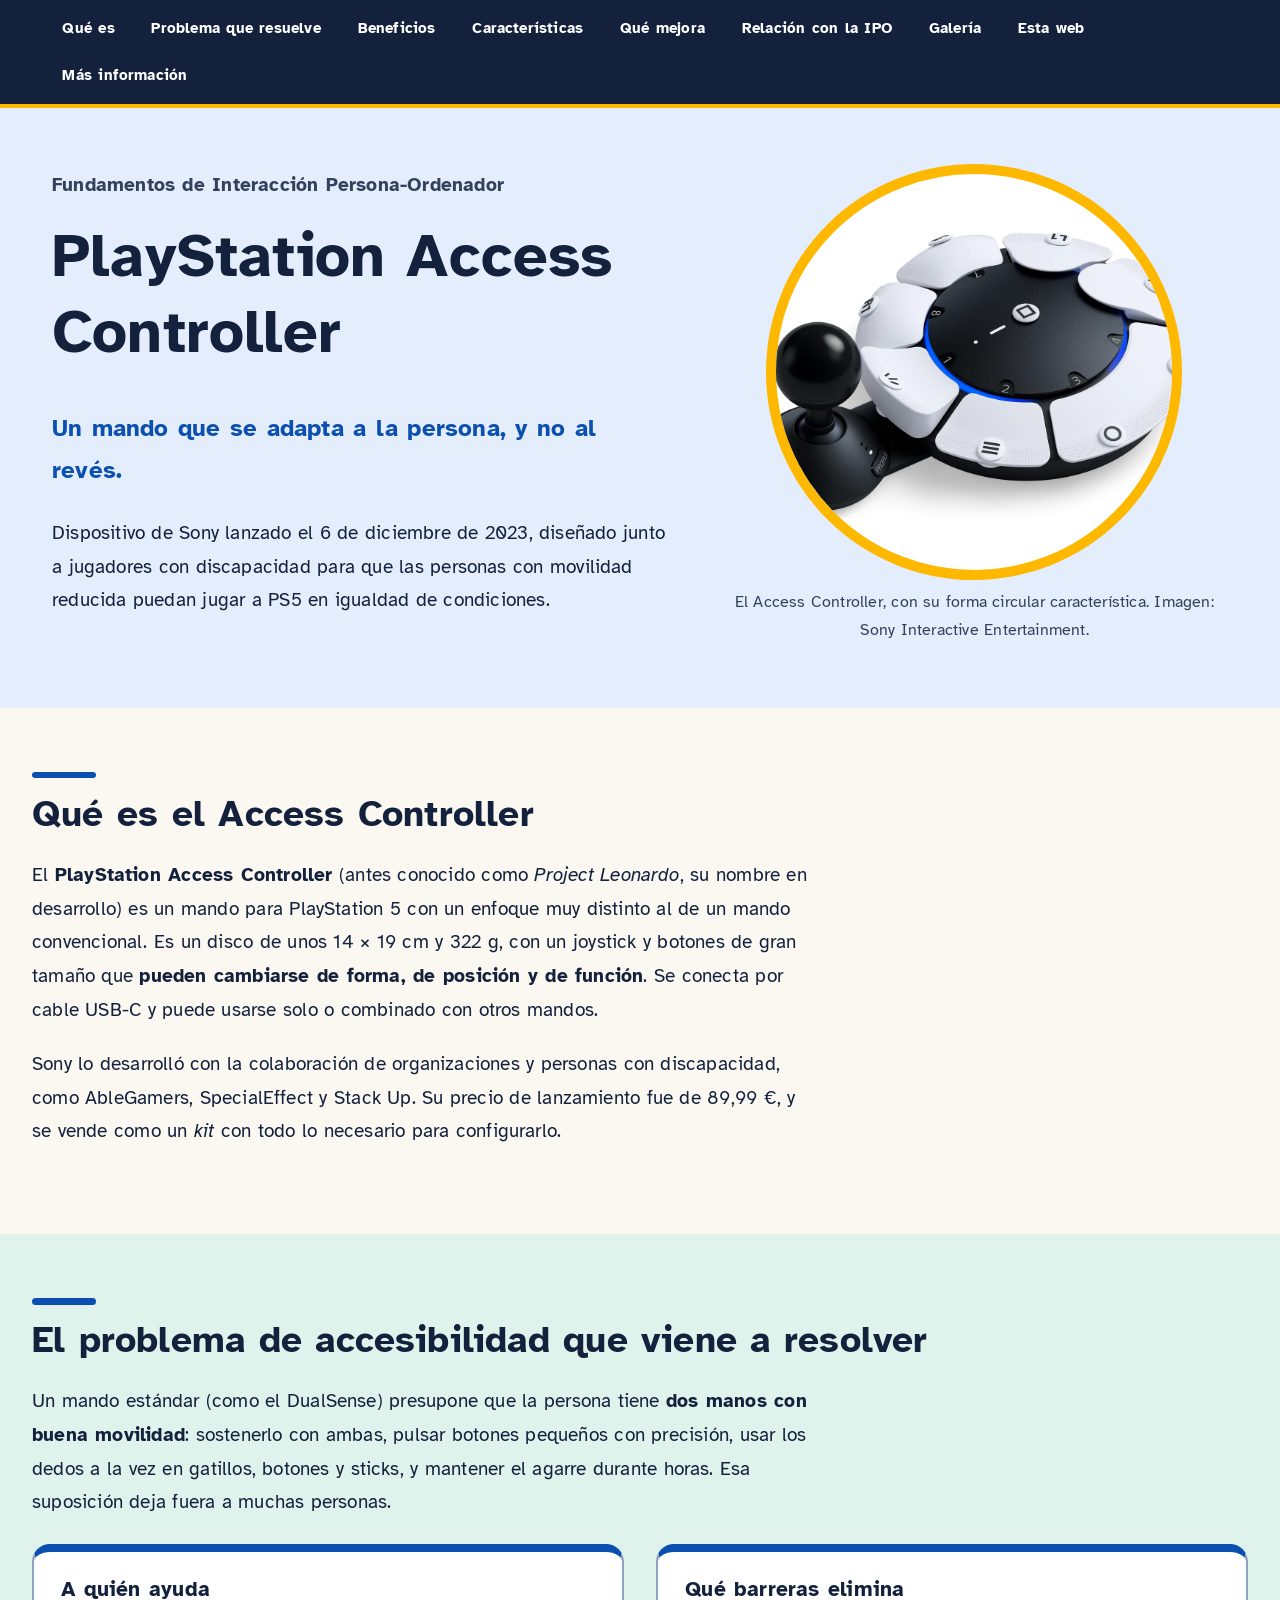
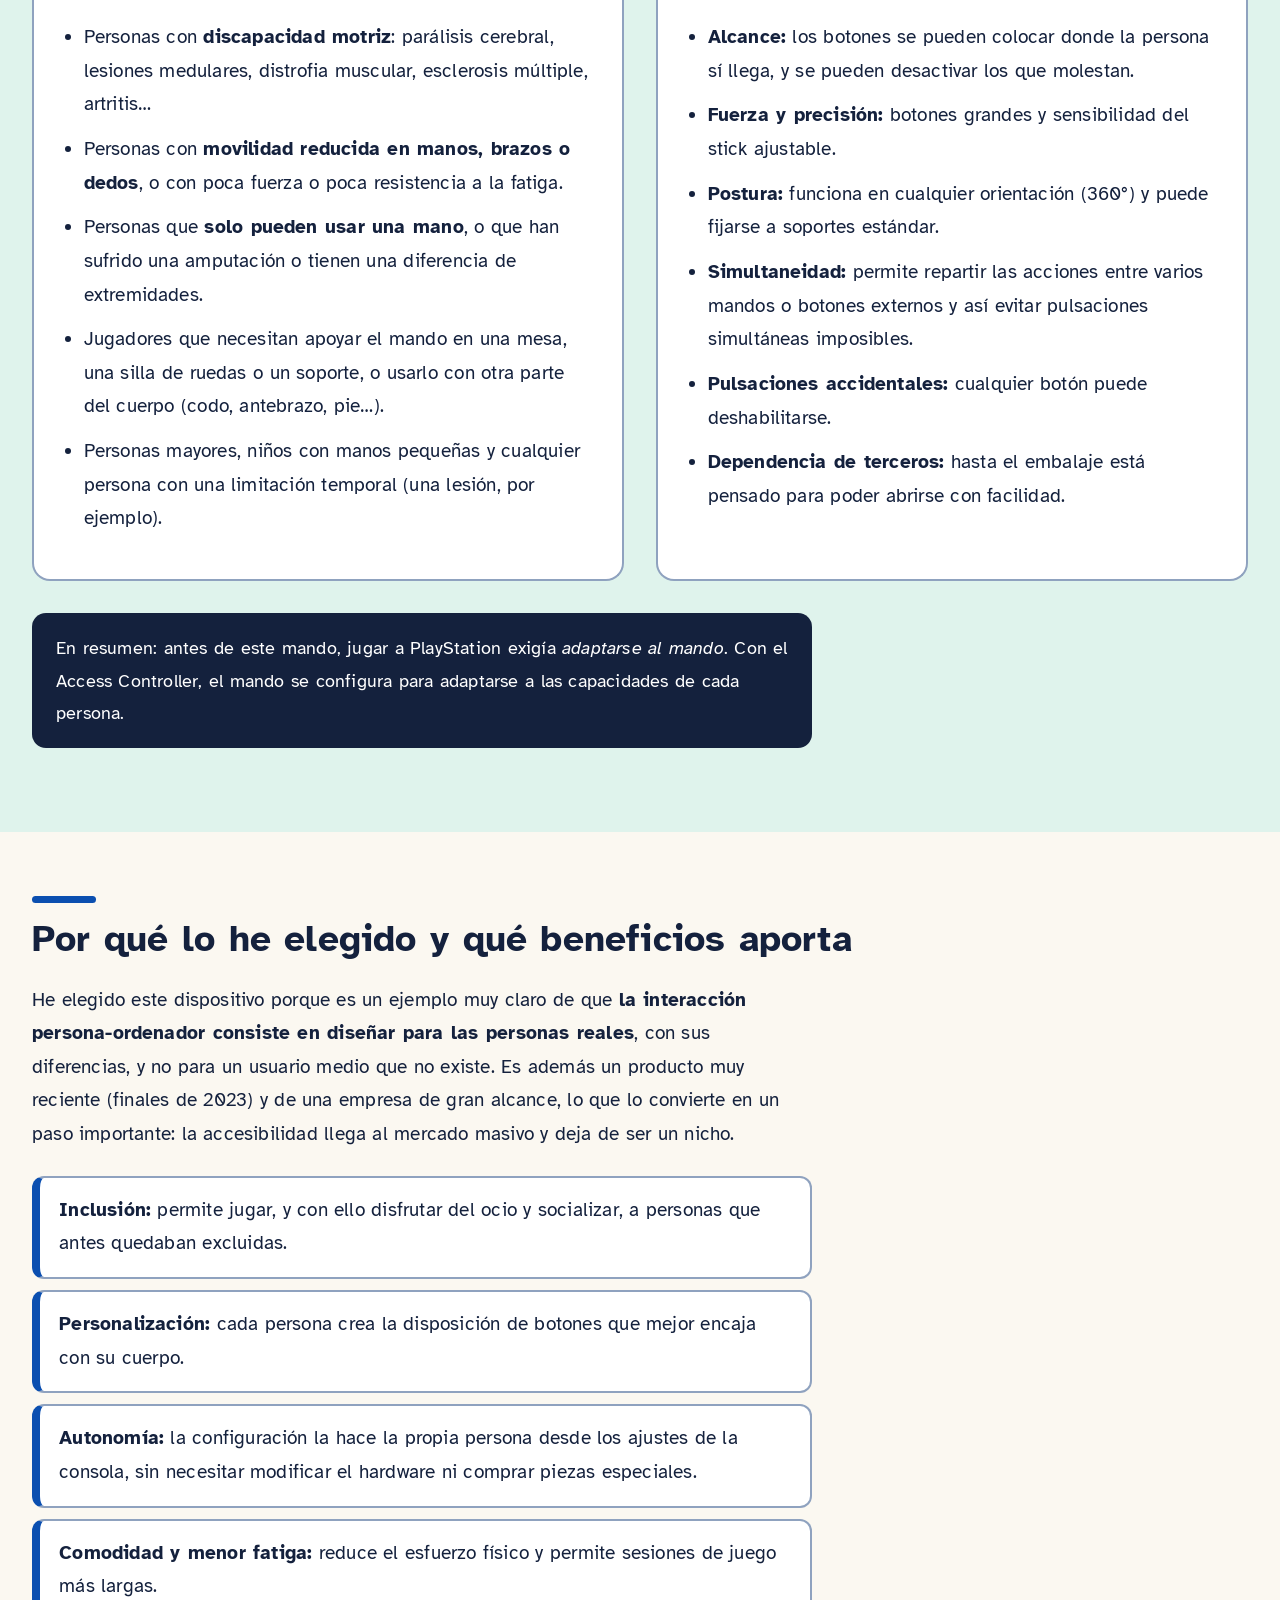
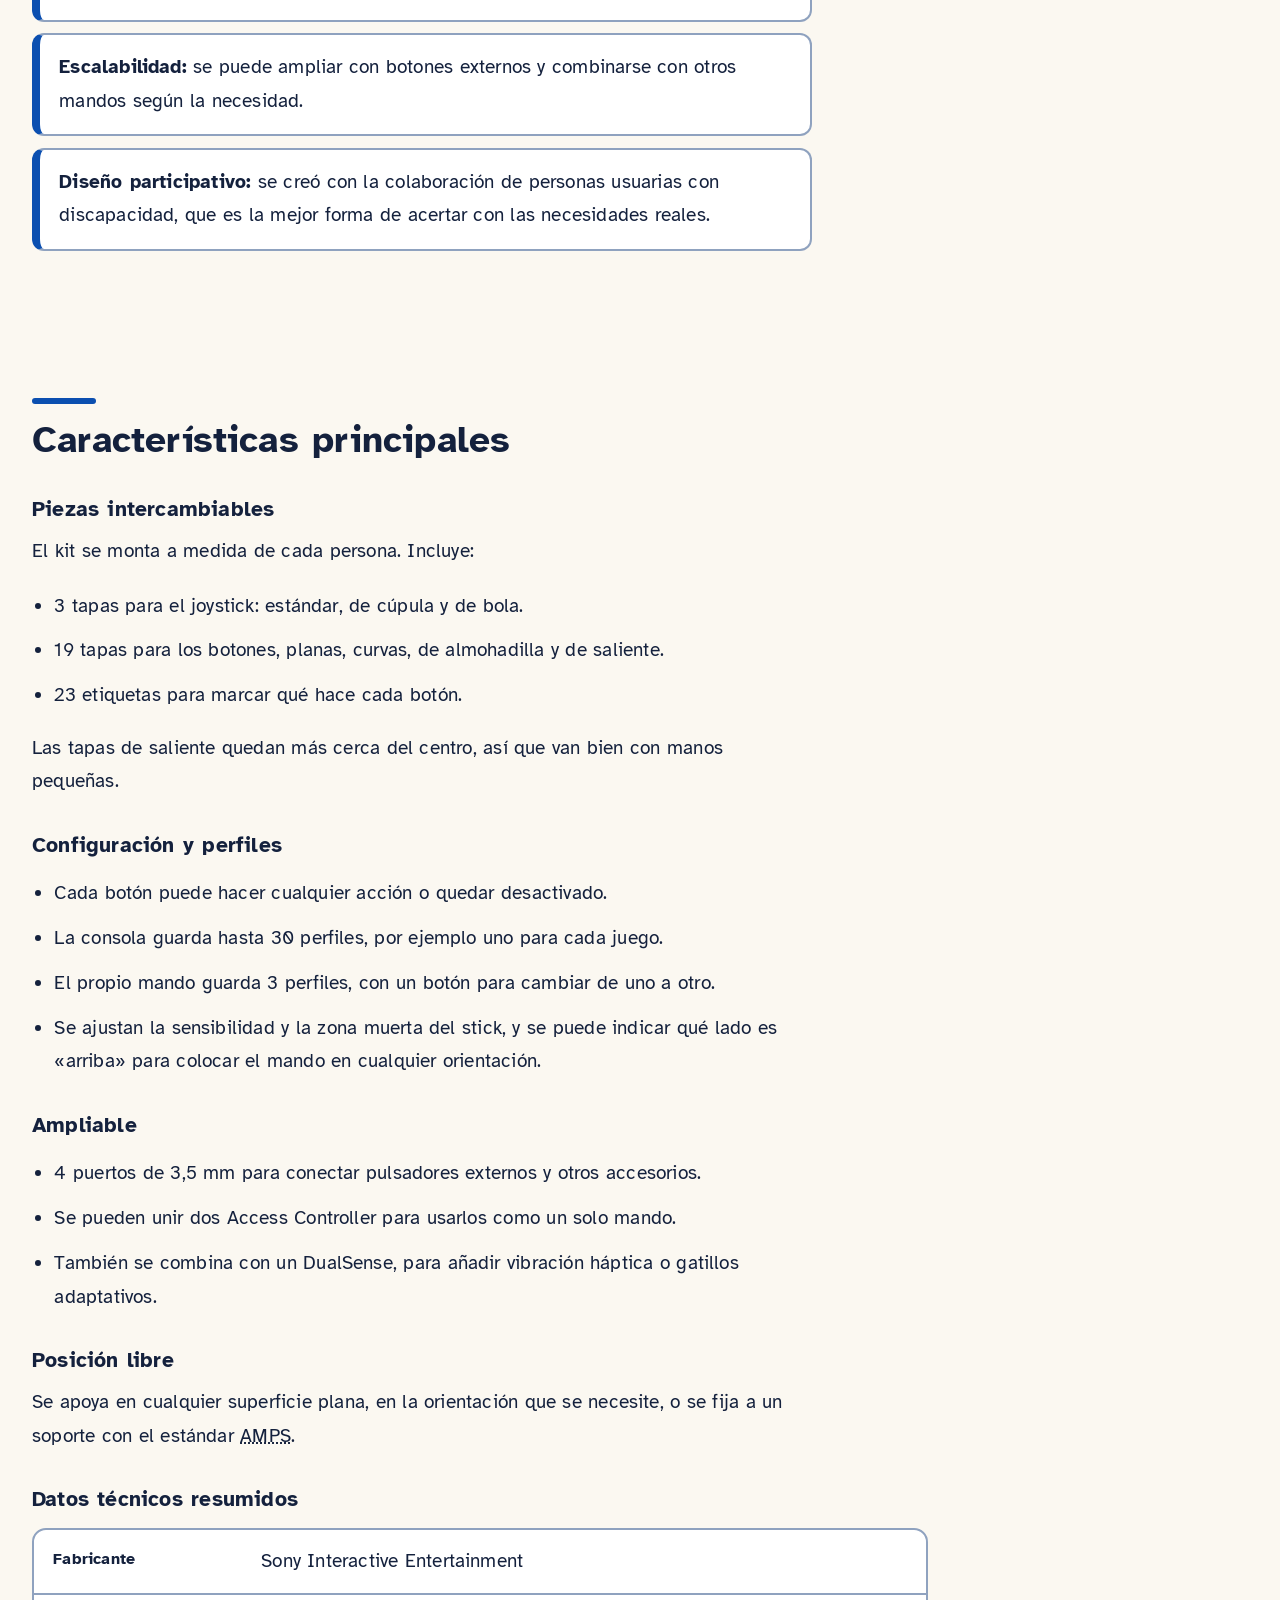
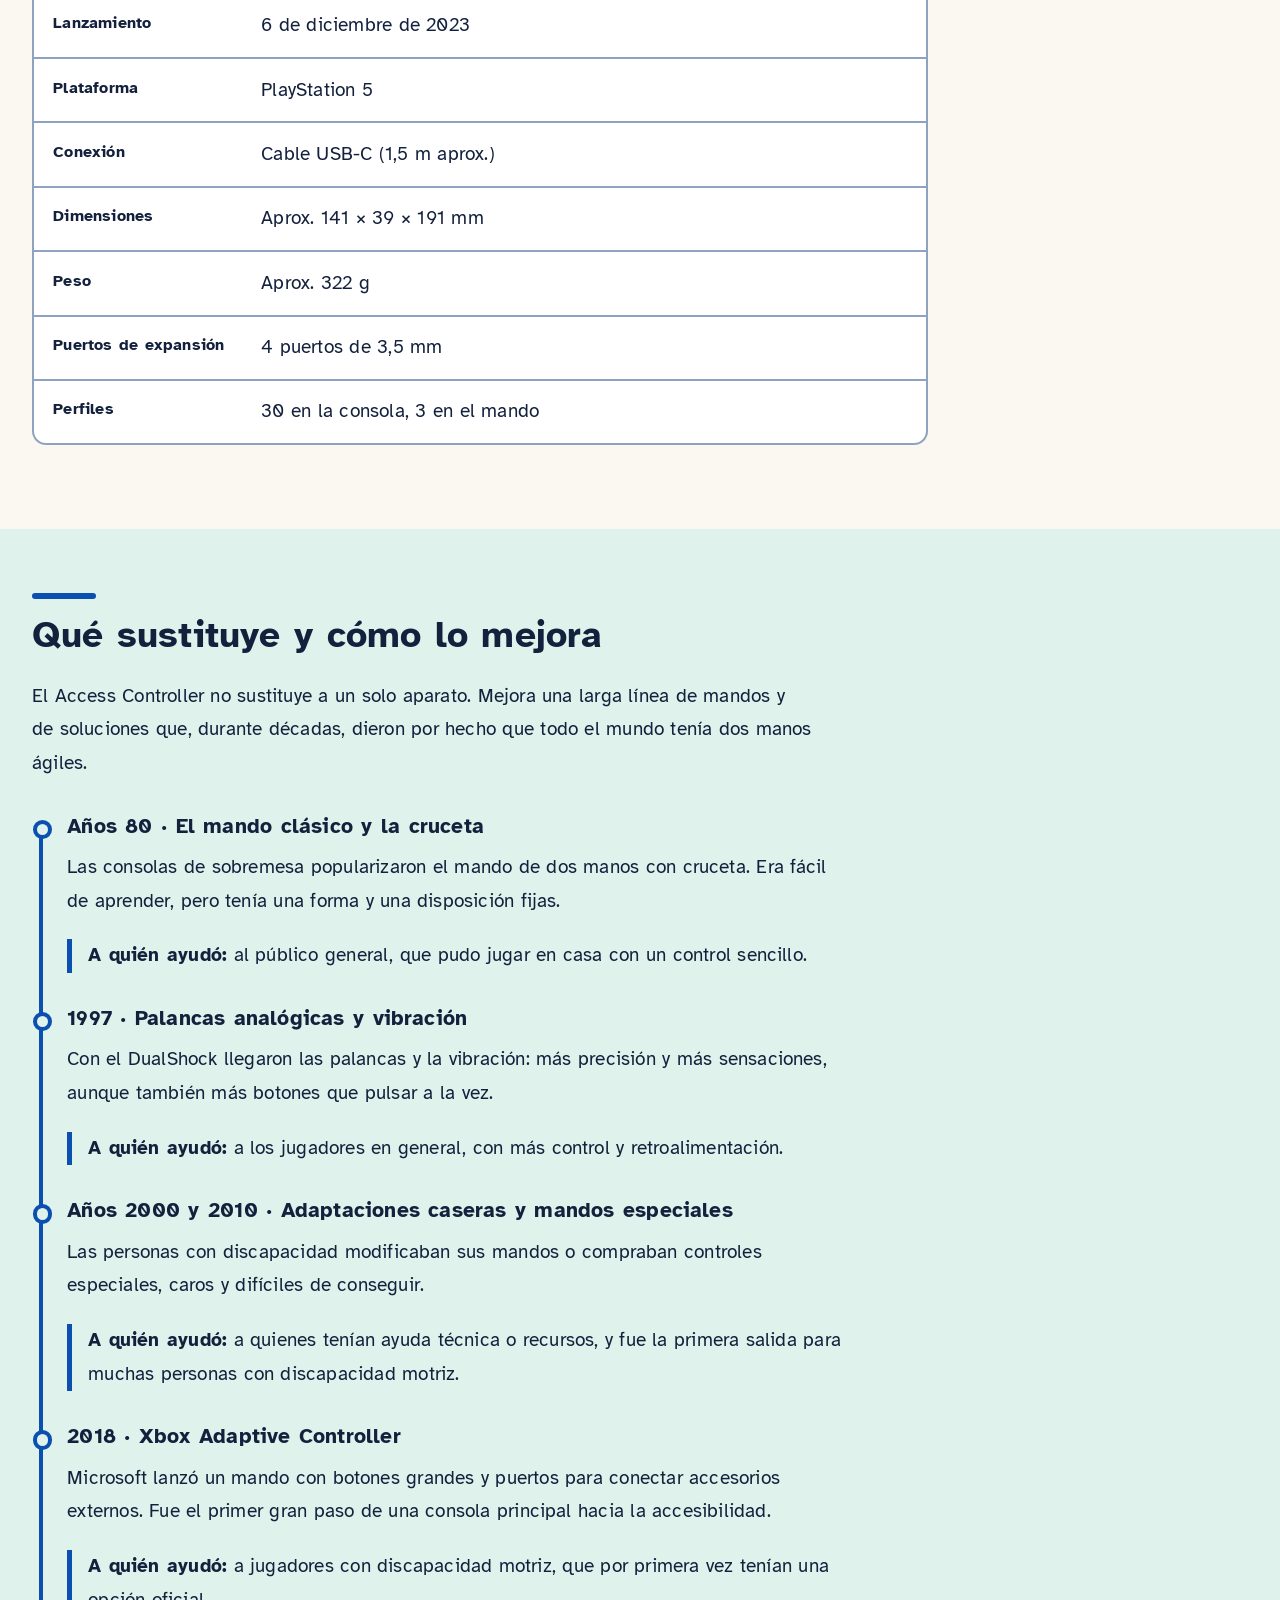
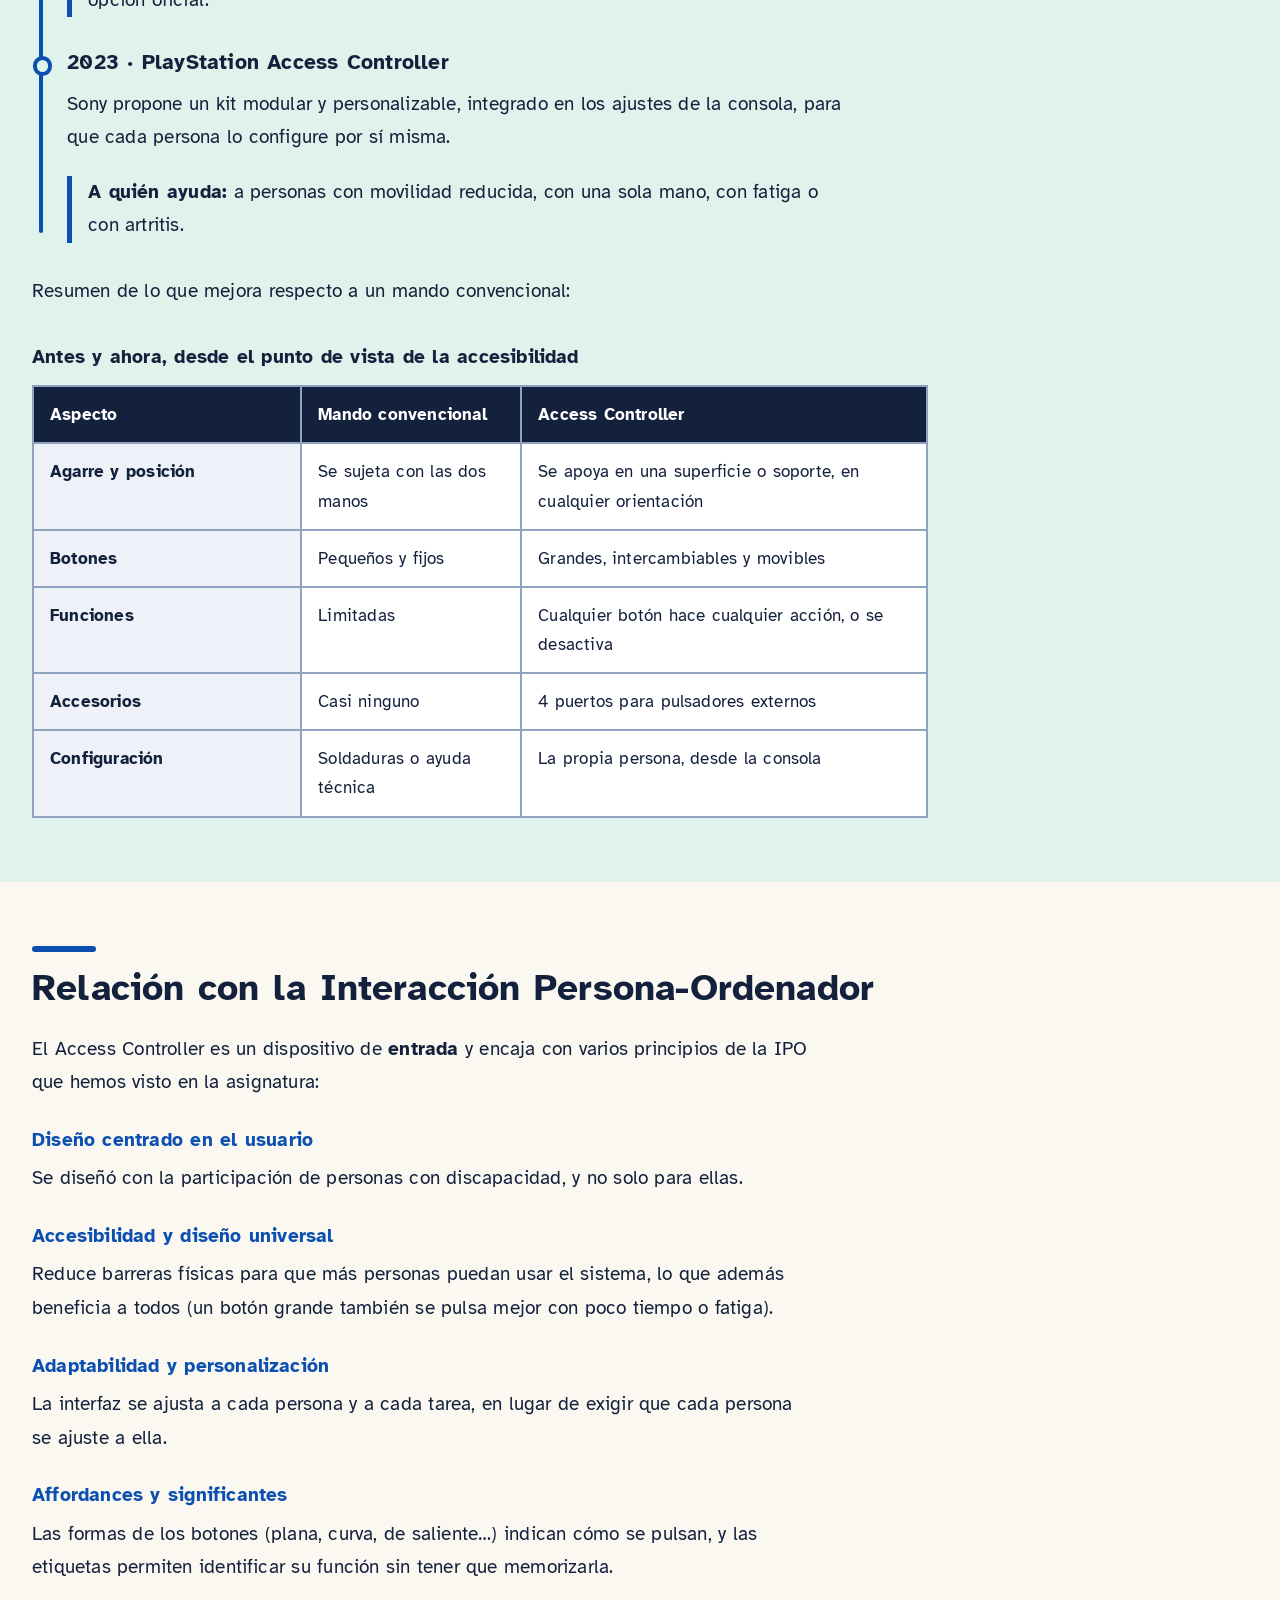
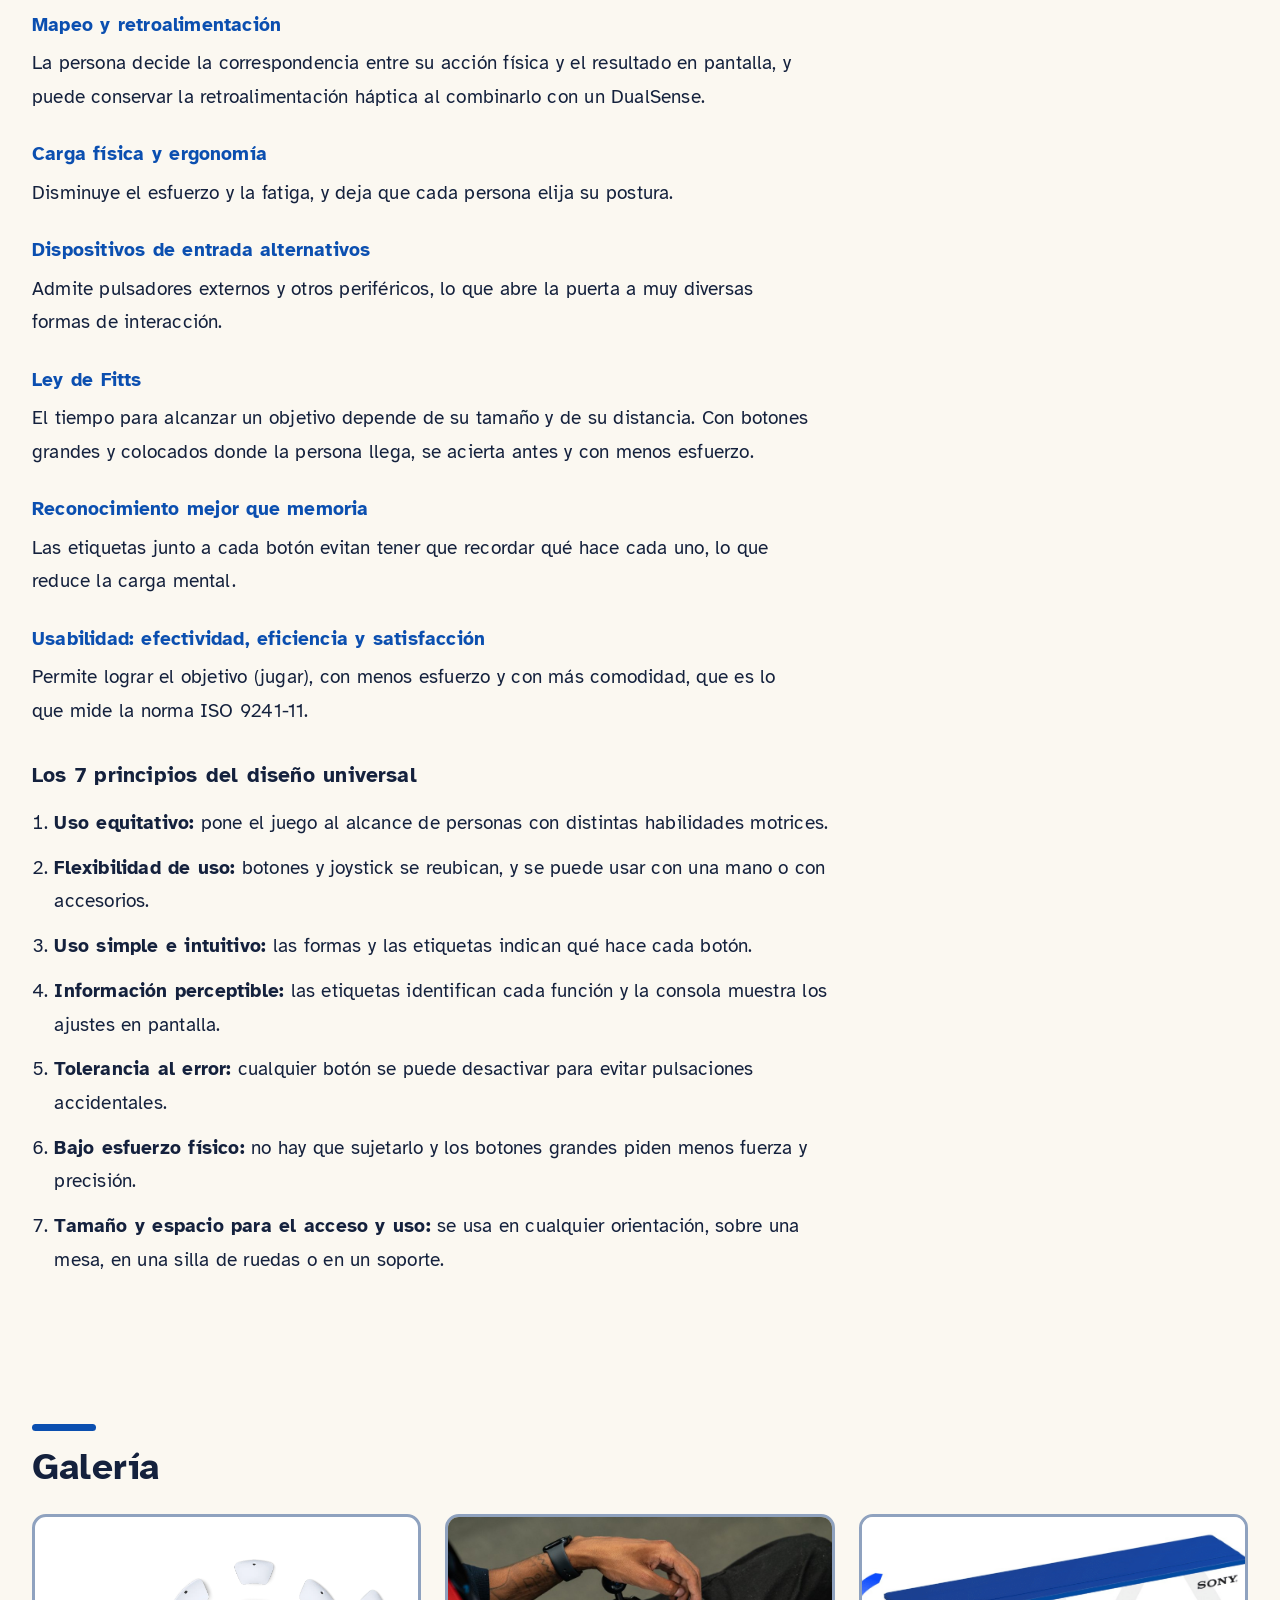
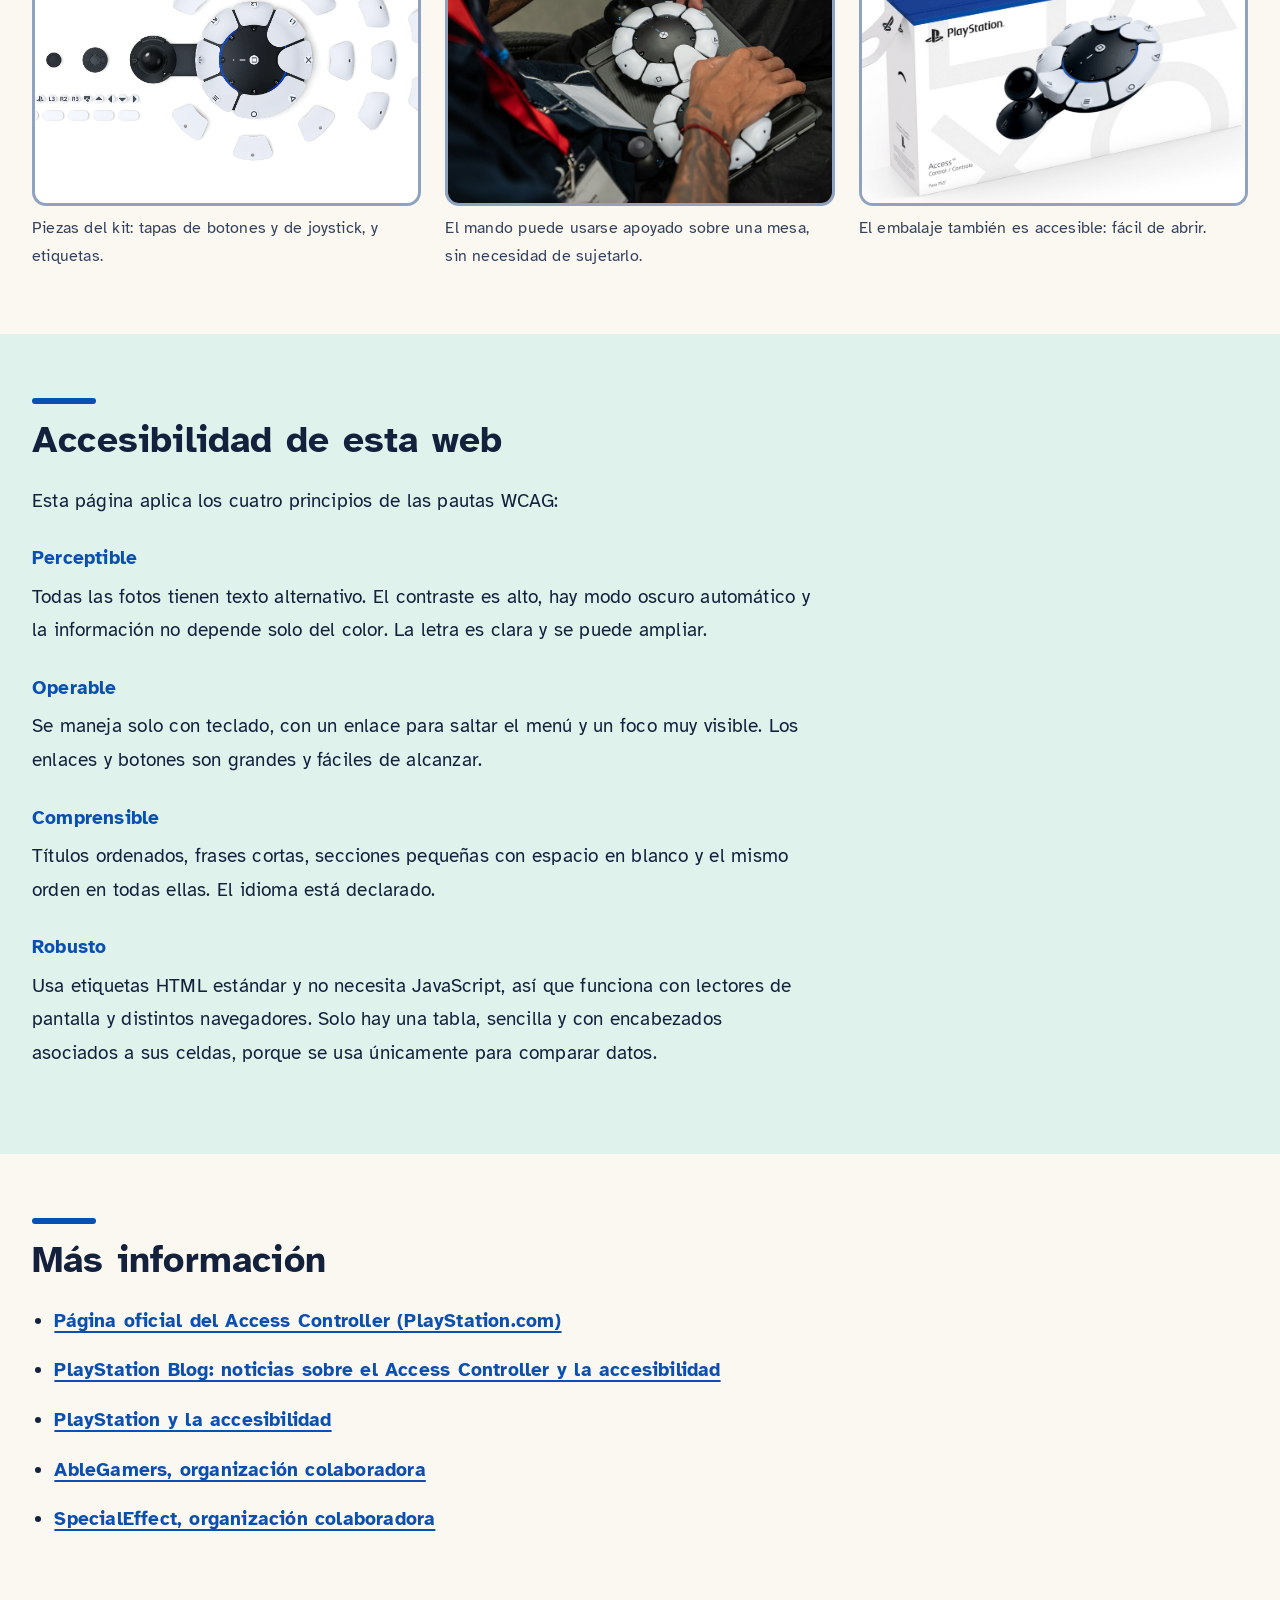
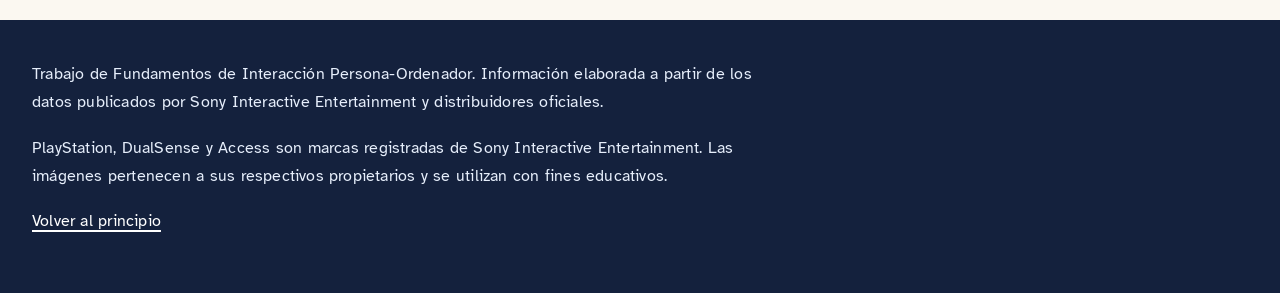
<file: index.html>
<!DOCTYPE html>
<html lang="es">
<head>
  <meta charset="UTF-8">
  <meta name="viewport" content="width=device-width, initial-scale=1">
  <title>PlayStation Access Controller: un mando pensado para que todas las personas puedan jugar</title>
  <meta name="description" content="Trabajo de Fundamentos de Interacción Persona-Ordenador sobre el PlayStation Access Controller, un mando adaptable para personas con discapacidad motriz.">
  <link rel="stylesheet" href="style.css">
</head>
<body>

  <a class="salto" href="#contenido">Saltar al contenido principal</a>

  <nav class="menu" aria-label="Menú principal">
    <ul>
      <li><a href="#que-es">Qué es</a></li>
      <li><a href="#problema">Problema que resuelve</a></li>
      <li><a href="#beneficios">Beneficios</a></li>
      <li><a href="#caracteristicas">Características</a></li>
      <li><a href="#evolucion">Qué mejora</a></li>
      <li><a href="#ipo">Relación con la IPO</a></li>
      <li><a href="#galeria">Galería</a></li>
      <li><a href="#esta-web">Esta web</a></li>
      <li><a href="#mas-info">Más información</a></li>
    </ul>
  </nav>

  <header class="cabecera" id="inicio">
    <div class="portada">
      <div class="portada-texto">
        <p class="asignatura">Fundamentos de Interacción Persona-Ordenador</p>
        <h1>PlayStation Access Controller</h1>
        <p class="lema">Un mando que se adapta a la persona, y no al revés.</p>
        <p>Dispositivo de Sony lanzado el 6 de diciembre de 2023, diseñado junto a jugadores con discapacidad para que las personas con movilidad reducida puedan jugar a PS5 en igualdad de condiciones.</p>
      </div>
      <figure class="portada-imagen">
        <img src="images/access-controller-principal.jpg" alt="Mando PlayStation Access Controller de Sony: un dispositivo circular de color blanco con un joystick desmontable y ocho botones grandes alrededor, todos intercambiables.">
        <figcaption>El Access Controller, con su forma circular característica. Imagen: Sony Interactive Entertainment.</figcaption>
      </figure>
    </div>
  </header>

  <main id="contenido">

    <section id="que-es" aria-labelledby="t-que-es">
      <h2 id="t-que-es">Qué es el Access Controller</h2>
      <p>El <strong>PlayStation Access Controller</strong> (antes conocido como <em lang="en">Project Leonardo</em>, su nombre en desarrollo) es un mando para PlayStation 5 con un enfoque muy distinto al de un mando convencional. Es un disco de unos 14 × 19 cm y 322 g, con un joystick y botones de gran tamaño que <strong>pueden cambiarse de forma, de posición y de función</strong>. Se conecta por cable USB-C y puede usarse solo o combinado con otros mandos.</p>
      <p>Sony lo desarrolló con la colaboración de organizaciones y personas con discapacidad, como AbleGamers, SpecialEffect y Stack Up. Su precio de lanzamiento fue de 89,99 €, y se vende como un <em>kit</em> con todo lo necesario para configurarlo.</p>
    </section>

    <section id="problema" class="destacada" aria-labelledby="t-problema">
      <h2 id="t-problema">El problema de accesibilidad que viene a resolver</h2>
      <p>Un mando estándar (como el DualSense) presupone que la persona tiene <strong>dos manos con buena movilidad</strong>: sostenerlo con ambas, pulsar botones pequeños con precisión, usar los dedos a la vez en gatillos, botones y sticks, y mantener el agarre durante horas. Esa suposición deja fuera a muchas personas.</p>

      <div class="rejilla-dos">
        <div>
          <h3>A quién ayuda</h3>
          <ul>
            <li>Personas con <strong>discapacidad motriz</strong>: parálisis cerebral, lesiones medulares, distrofia muscular, esclerosis múltiple, artritis…</li>
            <li>Personas con <strong>movilidad reducida en manos, brazos o dedos</strong>, o con poca fuerza o poca resistencia a la fatiga.</li>
            <li>Personas que <strong>solo pueden usar una mano</strong>, o que han sufrido una amputación o tienen una diferencia de extremidades.</li>
            <li>Jugadores que necesitan apoyar el mando en una mesa, una silla de ruedas o un soporte, o usarlo con otra parte del cuerpo (codo, antebrazo, pie…).</li>
            <li>Personas mayores, niños con manos pequeñas y cualquier persona con una limitación temporal (una lesión, por ejemplo).</li>
          </ul>
        </div>
        <div>
          <h3>Qué barreras elimina</h3>
          <ul>
            <li><strong>Alcance:</strong> los botones se pueden colocar donde la persona sí llega, y se pueden desactivar los que molestan.</li>
            <li><strong>Fuerza y precisión:</strong> botones grandes y sensibilidad del stick ajustable.</li>
            <li><strong>Postura:</strong> funciona en cualquier orientación (360°) y puede fijarse a soportes estándar.</li>
            <li><strong>Simultaneidad:</strong> permite repartir las acciones entre varios mandos o botones externos y así evitar pulsaciones simultáneas imposibles.</li>
            <li><strong>Pulsaciones accidentales:</strong> cualquier botón puede deshabilitarse.</li>
            <li><strong>Dependencia de terceros:</strong> hasta el embalaje está pensado para poder abrirse con facilidad.</li>
          </ul>
        </div>
      </div>

      <p class="nota">En resumen: antes de este mando, jugar a PlayStation exigía <em>adaptarse al mando</em>. Con el Access Controller, el mando se configura para adaptarse a las capacidades de cada persona.</p>
    </section>

    <section id="beneficios" aria-labelledby="t-beneficios">
      <h2 id="t-beneficios">Por qué lo he elegido y qué beneficios aporta</h2>
      <p>He elegido este dispositivo porque es un ejemplo muy claro de que <strong>la interacción persona-ordenador consiste en diseñar para las personas reales</strong>, con sus diferencias, y no para un usuario medio que no existe. Es además un producto muy reciente (finales de 2023) y de una empresa de gran alcance, lo que lo convierte en un paso importante: la accesibilidad llega al mercado masivo y deja de ser un nicho.</p>
      <ul class="beneficios">
        <li><strong>Inclusión:</strong> permite jugar, y con ello disfrutar del ocio y socializar, a personas que antes quedaban excluidas.</li>
        <li><strong>Personalización:</strong> cada persona crea la disposición de botones que mejor encaja con su cuerpo.</li>
        <li><strong>Autonomía:</strong> la configuración la hace la propia persona desde los ajustes de la consola, sin necesitar modificar el hardware ni comprar piezas especiales.</li>
        <li><strong>Comodidad y menor fatiga:</strong> reduce el esfuerzo físico y permite sesiones de juego más largas.</li>
        <li><strong>Escalabilidad:</strong> se puede ampliar con botones externos y combinarse con otros mandos según la necesidad.</li>
        <li><strong>Diseño participativo:</strong> se creó con la colaboración de personas usuarias con discapacidad, que es la mejor forma de acertar con las necesidades reales.</li>
      </ul>
    </section>

    <section id="caracteristicas" aria-labelledby="t-caracteristicas">
      <h2 id="t-caracteristicas">Características principales</h2>

      <h3>Piezas intercambiables</h3>
      <p>El kit se monta a medida de cada persona. Incluye:</p>
      <ul>
        <li>3 tapas para el joystick: estándar, de cúpula y de bola.</li>
        <li>19 tapas para los botones, planas, curvas, de almohadilla y de saliente.</li>
        <li>23 etiquetas para marcar qué hace cada botón.</li>
      </ul>
      <p>Las tapas de saliente quedan más cerca del centro, así que van bien con manos pequeñas.</p>

      <h3>Configuración y perfiles</h3>
      <ul>
        <li>Cada botón puede hacer cualquier acción o quedar desactivado.</li>
        <li>La consola guarda hasta 30 perfiles, por ejemplo uno para cada juego.</li>
        <li>El propio mando guarda 3 perfiles, con un botón para cambiar de uno a otro.</li>
        <li>Se ajustan la sensibilidad y la zona muerta del stick, y se puede indicar qué lado es «arriba» para colocar el mando en cualquier orientación.</li>
      </ul>

      <h3>Ampliable</h3>
      <ul>
        <li>4 puertos de 3,5 mm para conectar pulsadores externos y otros accesorios.</li>
        <li>Se pueden unir dos Access Controller para usarlos como un solo mando.</li>
        <li>También se combina con un DualSense, para añadir vibración háptica o gatillos adaptativos.</li>
      </ul>

      <h3>Posición libre</h3>
      <p>Se apoya en cualquier superficie plana, en la orientación que se necesite, o se fija a un soporte con el estándar <abbr title="Accessible Mounting Pattern System">AMPS</abbr>.</p>

      <h3>Datos técnicos resumidos</h3>
      <dl class="ficha">
        <div><dt>Fabricante</dt><dd>Sony Interactive Entertainment</dd></div>
        <div><dt>Lanzamiento</dt><dd>6 de diciembre de 2023</dd></div>
        <div><dt>Plataforma</dt><dd>PlayStation 5</dd></div>
        <div><dt>Conexión</dt><dd>Cable USB-C (1,5 m aprox.)</dd></div>
        <div><dt>Dimensiones</dt><dd>Aprox. 141 × 39 × 191 mm</dd></div>
        <div><dt>Peso</dt><dd>Aprox. 322 g</dd></div>
        <div><dt>Puertos de expansión</dt><dd>4 puertos de 3,5 mm</dd></div>
        <div><dt>Perfiles</dt><dd>30 en la consola, 3 en el mando</dd></div>
      </dl>
    </section>

    <section id="evolucion" class="destacada" aria-labelledby="t-evolucion">
      <h2 id="t-evolucion">Qué sustituye y cómo lo mejora</h2>
      <p>El Access Controller no sustituye a un solo aparato. Mejora una larga línea de mandos y de soluciones que, durante décadas, dieron por hecho que todo el mundo tenía dos manos ágiles.</p>

      <ol class="linea">
        <li>
          <h3>Años 80 · El mando clásico y la cruceta</h3>
          <p>Las consolas de sobremesa popularizaron el mando de dos manos con cruceta. Era fácil de aprender, pero tenía una forma y una disposición fijas.</p>
          <p class="ayuda"><strong>A quién ayudó:</strong> al público general, que pudo jugar en casa con un control sencillo.</p>
        </li>
        <li>
          <h3>1997 · Palancas analógicas y vibración</h3>
          <p>Con el DualShock llegaron las palancas y la vibración: más precisión y más sensaciones, aunque también más botones que pulsar a la vez.</p>
          <p class="ayuda"><strong>A quién ayudó:</strong> a los jugadores en general, con más control y retroalimentación.</p>
        </li>
        <li>
          <h3>Años 2000 y 2010 · Adaptaciones caseras y mandos especiales</h3>
          <p>Las personas con discapacidad modificaban sus mandos o compraban controles especiales, caros y difíciles de conseguir.</p>
          <p class="ayuda"><strong>A quién ayudó:</strong> a quienes tenían ayuda técnica o recursos, y fue la primera salida para muchas personas con discapacidad motriz.</p>
        </li>
        <li>
          <h3>2018 · Xbox Adaptive Controller</h3>
          <p>Microsoft lanzó un mando con botones grandes y puertos para conectar accesorios externos. Fue el primer gran paso de una consola principal hacia la accesibilidad.</p>
          <p class="ayuda"><strong>A quién ayudó:</strong> a jugadores con discapacidad motriz, que por primera vez tenían una opción oficial.</p>
        </li>
        <li>
          <h3>2023 · PlayStation Access Controller</h3>
          <p>Sony propone un kit modular y personalizable, integrado en los ajustes de la consola, para que cada persona lo configure por sí misma.</p>
          <p class="ayuda"><strong>A quién ayuda:</strong> a personas con movilidad reducida, con una sola mano, con fatiga o con artritis.</p>
        </li>
      </ol>

      <p>Resumen de lo que mejora respecto a un mando convencional:</p>

      <table>
        <caption>Antes y ahora, desde el punto de vista de la accesibilidad</caption>
        <thead>
          <tr>
            <th scope="col">Aspecto</th>
            <th scope="col">Mando convencional</th>
            <th scope="col">Access Controller</th>
          </tr>
        </thead>
        <tbody>
          <tr><th scope="row">Agarre y posición</th><td>Se sujeta con las dos manos</td><td>Se apoya en una superficie o soporte, en cualquier orientación</td></tr>
          <tr><th scope="row">Botones</th><td>Pequeños y fijos</td><td>Grandes, intercambiables y movibles</td></tr>
          <tr><th scope="row">Funciones</th><td>Limitadas</td><td>Cualquier botón hace cualquier acción, o se desactiva</td></tr>
          <tr><th scope="row">Accesorios</th><td>Casi ninguno</td><td>4 puertos para pulsadores externos</td></tr>
          <tr><th scope="row">Configuración</th><td>Soldaduras o ayuda técnica</td><td>La propia persona, desde la consola</td></tr>
        </tbody>
      </table>
    </section>

    <section id="ipo" aria-labelledby="t-ipo">
      <h2 id="t-ipo">Relación con la Interacción Persona-Ordenador</h2>
      <p>El Access Controller es un dispositivo de <strong>entrada</strong> y encaja con varios principios de la IPO que hemos visto en la asignatura:</p>
      <dl>
        <dt>Diseño centrado en el usuario</dt>
        <dd>Se diseñó con la participación de personas con discapacidad, y no solo para ellas.</dd>
        <dt>Accesibilidad y diseño universal</dt>
        <dd>Reduce barreras físicas para que más personas puedan usar el sistema, lo que además beneficia a todos (un botón grande también se pulsa mejor con poco tiempo o fatiga).</dd>
        <dt>Adaptabilidad y personalización</dt>
        <dd>La interfaz se ajusta a cada persona y a cada tarea, en lugar de exigir que cada persona se ajuste a ella.</dd>
        <dt>Affordances y significantes</dt>
        <dd>Las formas de los botones (plana, curva, de saliente…) indican cómo se pulsan, y las etiquetas permiten identificar su función sin tener que memorizarla.</dd>
        <dt>Mapeo y retroalimentación</dt>
        <dd>La persona decide la correspondencia entre su acción física y el resultado en pantalla, y puede conservar la retroalimentación háptica al combinarlo con un DualSense.</dd>
        <dt>Carga física y ergonomía</dt>
        <dd>Disminuye el esfuerzo y la fatiga, y deja que cada persona elija su postura.</dd>
        <dt>Dispositivos de entrada alternativos</dt>
        <dd>Admite pulsadores externos y otros periféricos, lo que abre la puerta a muy diversas formas de interacción.</dd>
              <dt>Ley de Fitts</dt>
        <dd>El tiempo para alcanzar un objetivo depende de su tamaño y de su distancia. Con botones grandes y colocados donde la persona llega, se acierta antes y con menos esfuerzo.</dd>
        <dt>Reconocimiento mejor que memoria</dt>
        <dd>Las etiquetas junto a cada botón evitan tener que recordar qué hace cada uno, lo que reduce la carga mental.</dd>
        <dt>Usabilidad: efectividad, eficiencia y satisfacción</dt>
        <dd>Permite lograr el objetivo (jugar), con menos esfuerzo y con más comodidad, que es lo que mide la norma ISO 9241-11.</dd>
      </dl>
      <h3>Los 7 principios del diseño universal</h3>
      <ol>
        <li><strong>Uso equitativo:</strong> pone el juego al alcance de personas con distintas habilidades motrices.</li>
        <li><strong>Flexibilidad de uso:</strong> botones y joystick se reubican, y se puede usar con una mano o con accesorios.</li>
        <li><strong>Uso simple e intuitivo:</strong> las formas y las etiquetas indican qué hace cada botón.</li>
        <li><strong>Información perceptible:</strong> las etiquetas identifican cada función y la consola muestra los ajustes en pantalla.</li>
        <li><strong>Tolerancia al error:</strong> cualquier botón se puede desactivar para evitar pulsaciones accidentales.</li>
        <li><strong>Bajo esfuerzo físico:</strong> no hay que sujetarlo y los botones grandes piden menos fuerza y precisión.</li>
        <li><strong>Tamaño y espacio para el acceso y uso:</strong> se usa en cualquier orientación, sobre una mesa, en una silla de ruedas o en un soporte.</li>
      </ol>
    </section>

    <section id="galeria" aria-labelledby="t-galeria">
      <h2 id="t-galeria">Galería</h2>
      <div class="galeria">
        <figure>
          <img src="images/access-controller-capuchones.jpg" alt="Todas las piezas del kit del Access Controller ordenadas sobre una superficie: tapas de botones planas, curvas, de almohadilla y de saliente, tres tapas de joystick y etiquetas.">
          <figcaption>Piezas del kit: tapas de botones y de joystick, y etiquetas.</figcaption>
        </figure>
        <figure>
          <img src="images/access-controller-uso.jpg" alt="Persona jugando con el Access Controller apoyado sobre una mesa, pulsando uno de los botones grandes con la palma de la mano.">
          <figcaption>El mando puede usarse apoyado sobre una mesa, sin necesidad de sujetarlo.</figcaption>
        </figure>
        <figure>
          <img src="images/access-controller-embalaje.jpg" alt="Caja del Access Controller con una apertura de fácil agarre y códigos QR para consultar la guía de configuración.">
          <figcaption>El embalaje también es accesible: fácil de abrir.</figcaption>
        </figure>
      </div>
    </section>

    <section id="esta-web" class="destacada" aria-labelledby="t-esta-web">
      <h2 id="t-esta-web">Accesibilidad de esta web</h2>
      <p>Esta página aplica los cuatro principios de las pautas WCAG:</p>
      <dl>
        <dt>Perceptible</dt>
        <dd>Todas las fotos tienen texto alternativo. El contraste es alto, hay modo oscuro automático y la información no depende solo del color. La letra es clara y se puede ampliar.</dd>
        <dt>Operable</dt>
        <dd>Se maneja solo con teclado, con un enlace para saltar el menú y un foco muy visible. Los enlaces y botones son grandes y fáciles de alcanzar.</dd>
        <dt>Comprensible</dt>
        <dd>Títulos ordenados, frases cortas, secciones pequeñas con espacio en blanco y el mismo orden en todas ellas. El idioma está declarado.</dd>
        <dt>Robusto</dt>
        <dd>Usa etiquetas HTML estándar y no necesita JavaScript, así que funciona con lectores de pantalla y distintos navegadores. Solo hay una tabla, sencilla y con encabezados asociados a sus celdas, porque se usa únicamente para comparar datos.</dd>
      </dl>
    </section>

    <section id="mas-info" aria-labelledby="t-mas-info">
      <h2 id="t-mas-info">Más información</h2>
      <ul class="enlaces">
        <li><a href="https://www.playstation.com/es-es/accessories/access-controller/" target="_blank" rel="noopener">Página oficial del Access Controller (PlayStation.com)<span class="solo-lector"> (se abre en una pestaña nueva)</span></a></li>
        <li><a href="https://blog.playstation.com/" target="_blank" rel="noopener">PlayStation Blog: noticias sobre el Access Controller y la accesibilidad<span class="solo-lector"> (se abre en una pestaña nueva)</span></a></li>
        <li><a href="https://www.playstation.com/es-es/accessibility/" target="_blank" rel="noopener">PlayStation y la accesibilidad<span class="solo-lector"> (se abre en una pestaña nueva)</span></a></li>
        <li><a href="https://ablegamers.org/" target="_blank" rel="noopener">AbleGamers, organización colaboradora<span class="solo-lector"> (se abre en una pestaña nueva)</span></a></li>
        <li><a href="https://www.specialeffect.org.uk/" target="_blank" rel="noopener">SpecialEffect, organización colaboradora<span class="solo-lector"> (se abre en una pestaña nueva)</span></a></li>
      </ul>
    </section>

  </main>

  <footer class="pie">
    <p>Trabajo de Fundamentos de Interacción Persona-Ordenador. Información elaborada a partir de los datos publicados por Sony Interactive Entertainment y distribuidores oficiales.</p>
    <p>PlayStation, DualSense y Access son marcas registradas de Sony Interactive Entertainment. Las imágenes pertenecen a sus respectivos propietarios y se utilizan con fines educativos.</p>
    <p><a href="#inicio">Volver al principio</a></p>
  </footer>

</body>
</html>
</file>
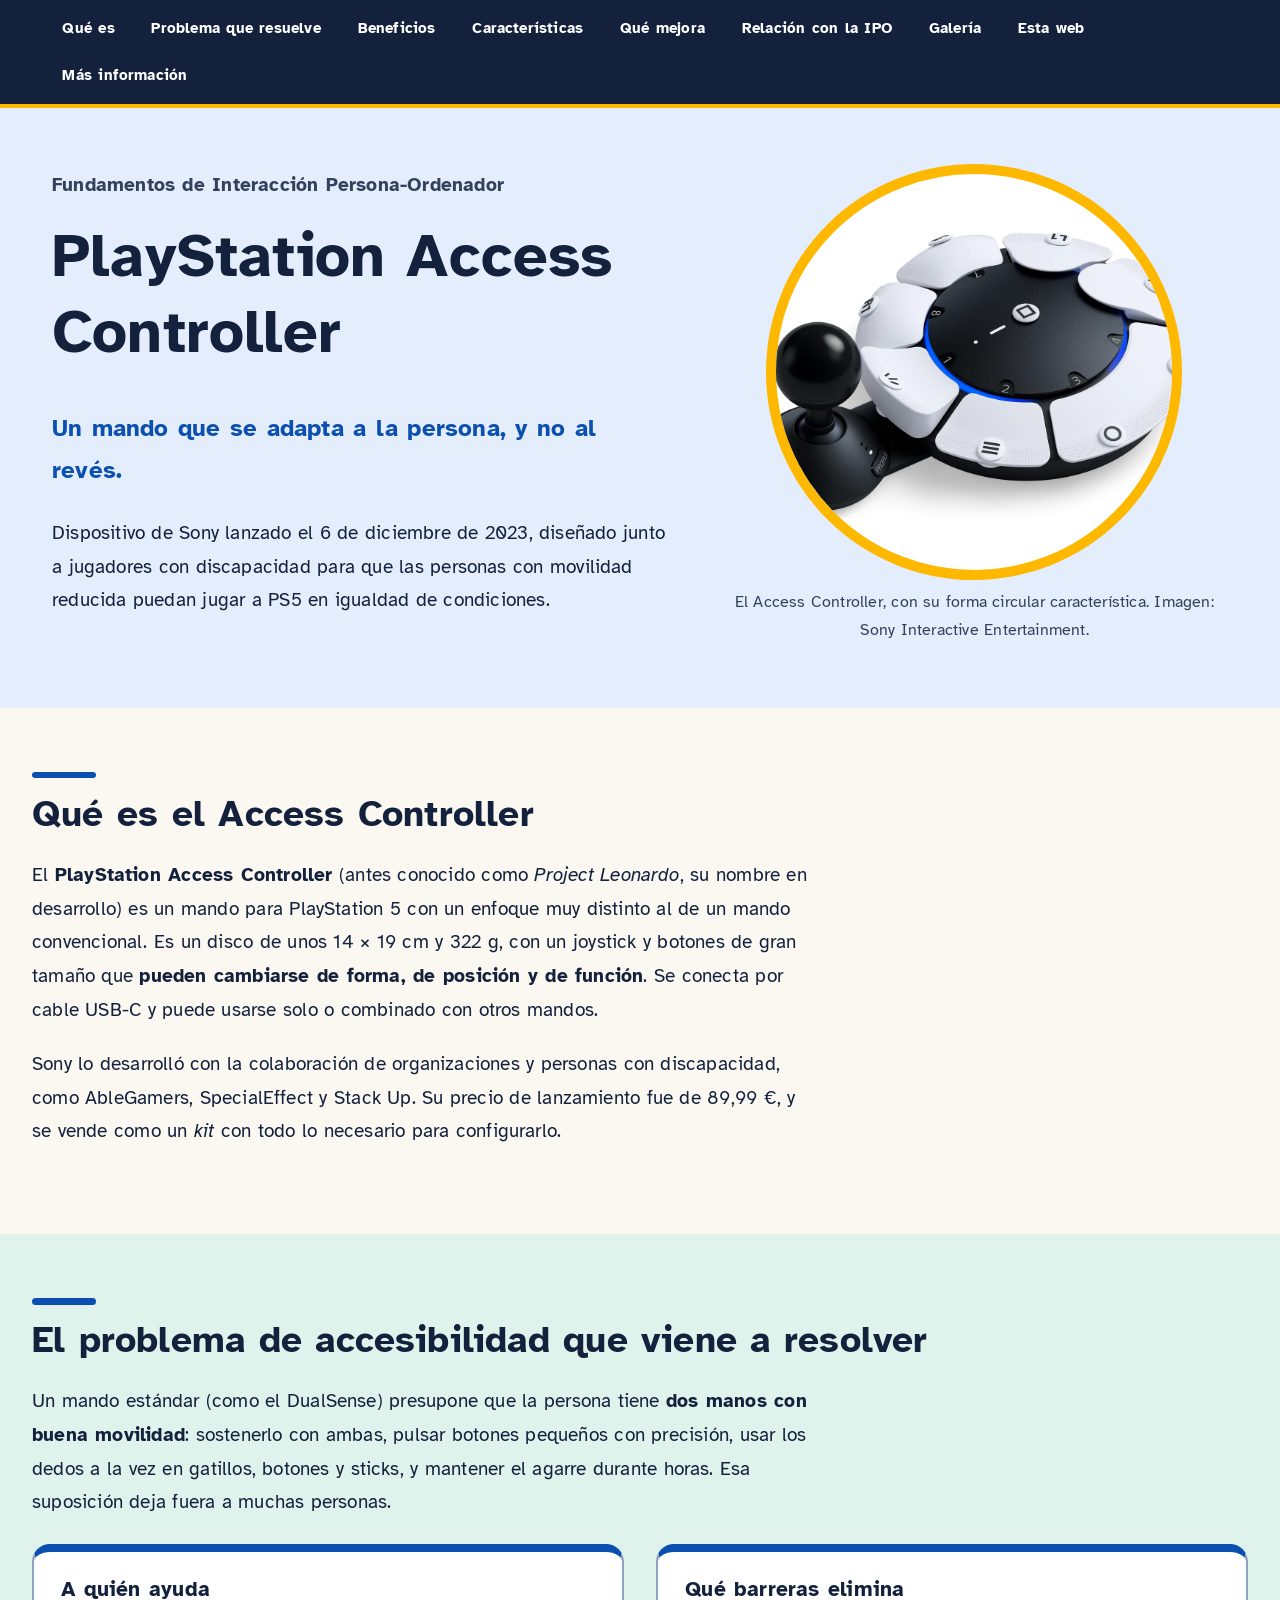
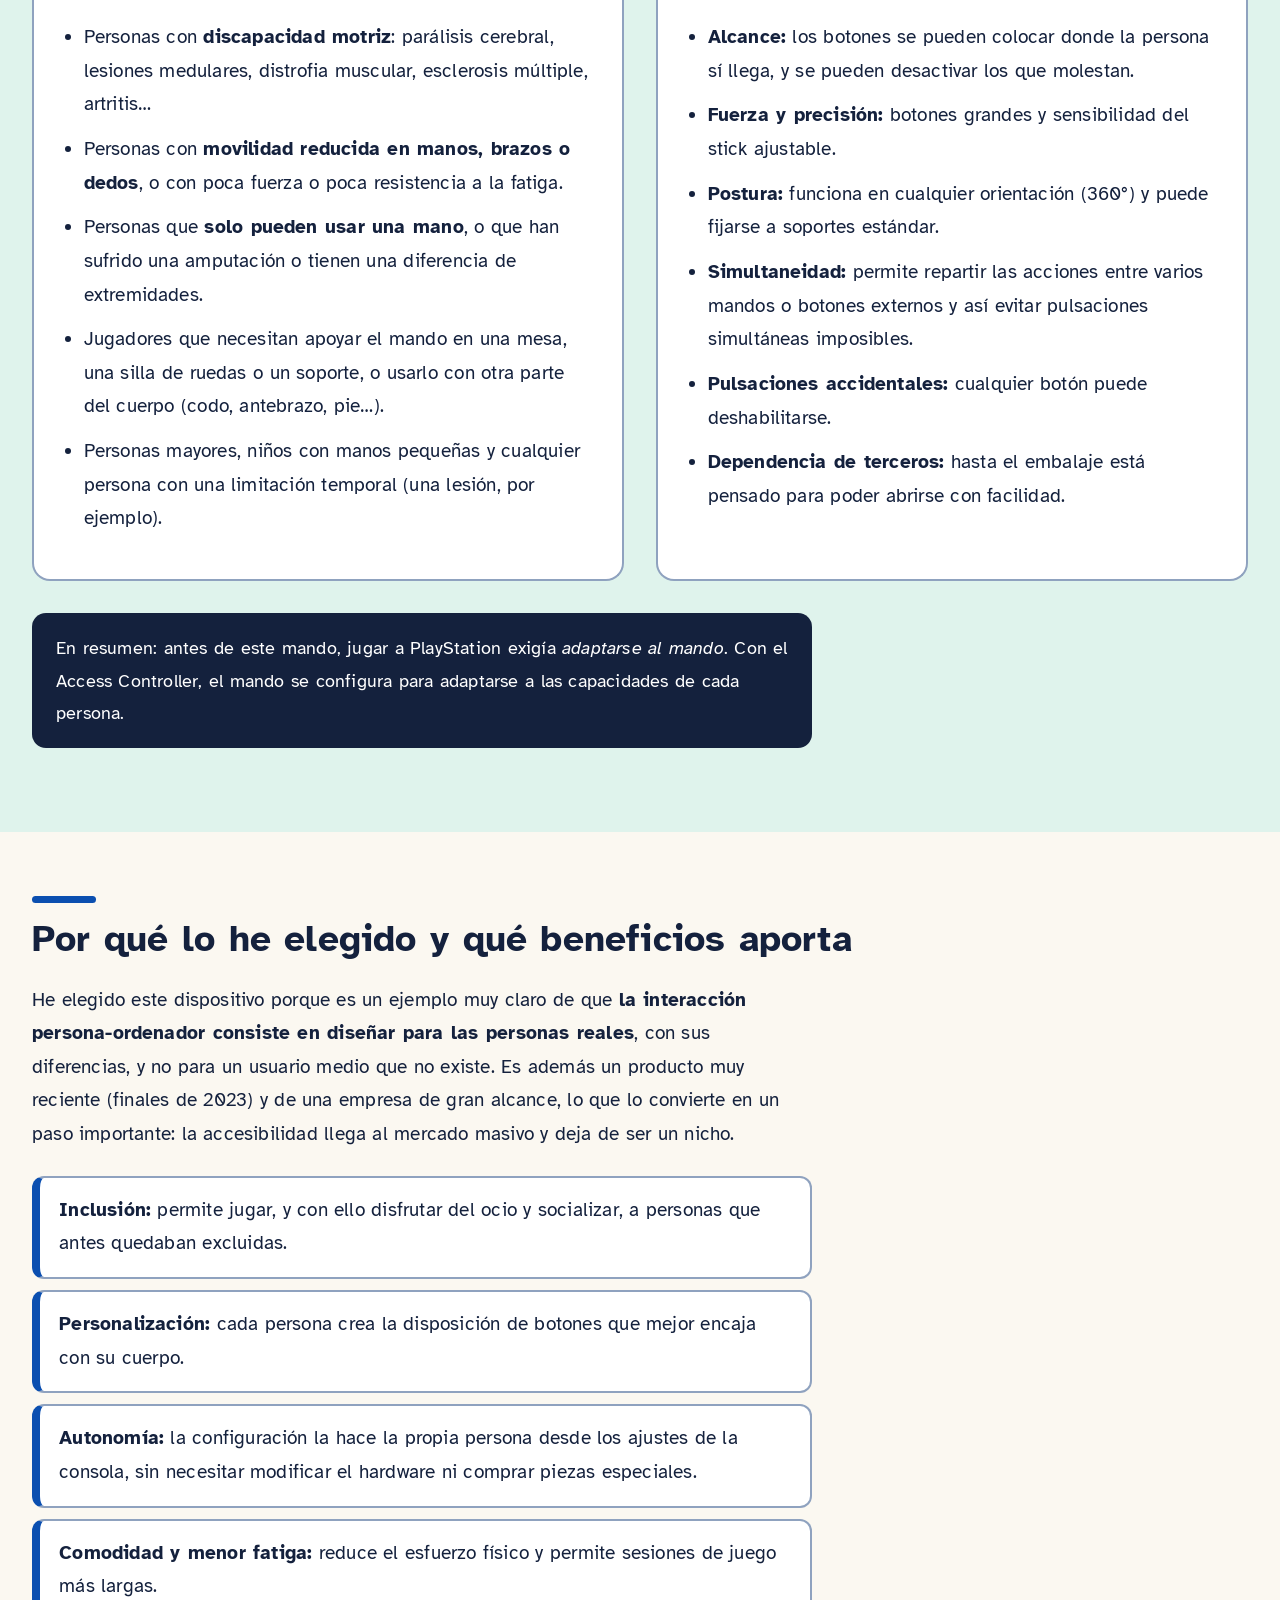
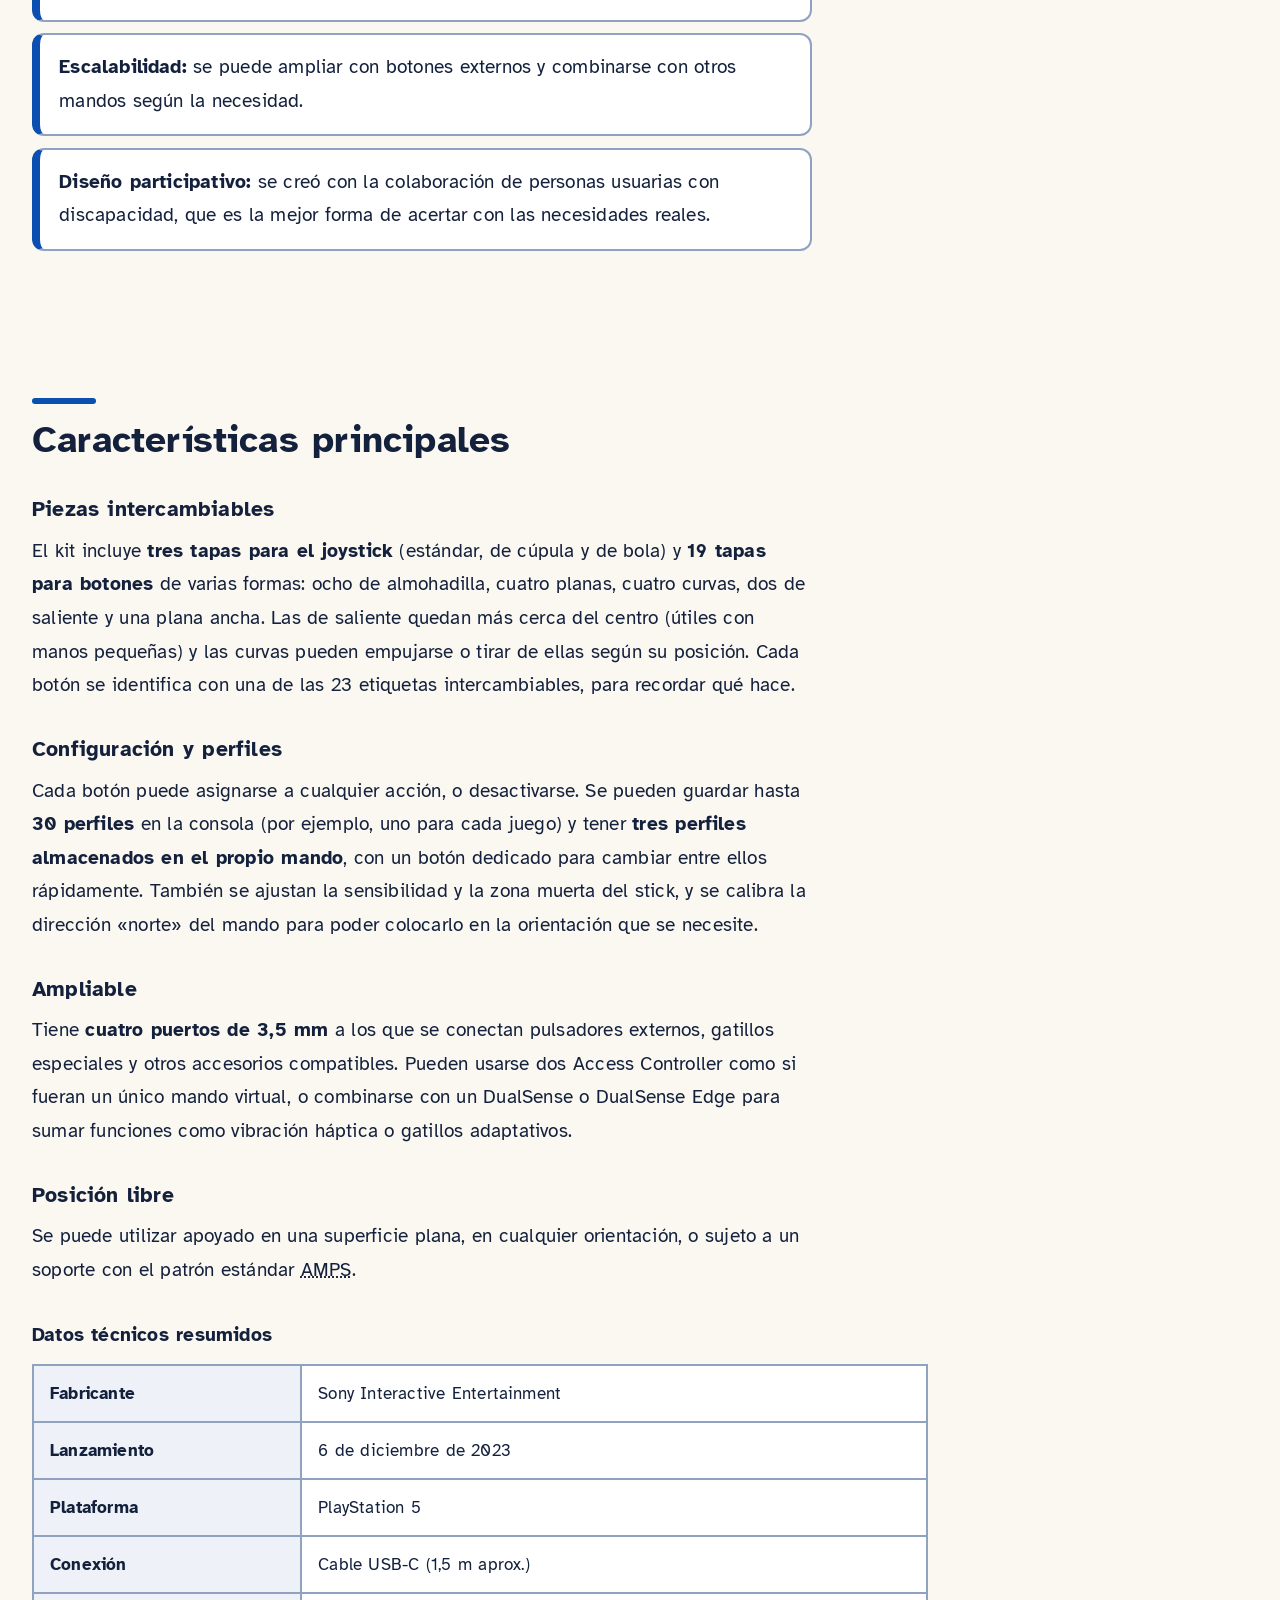
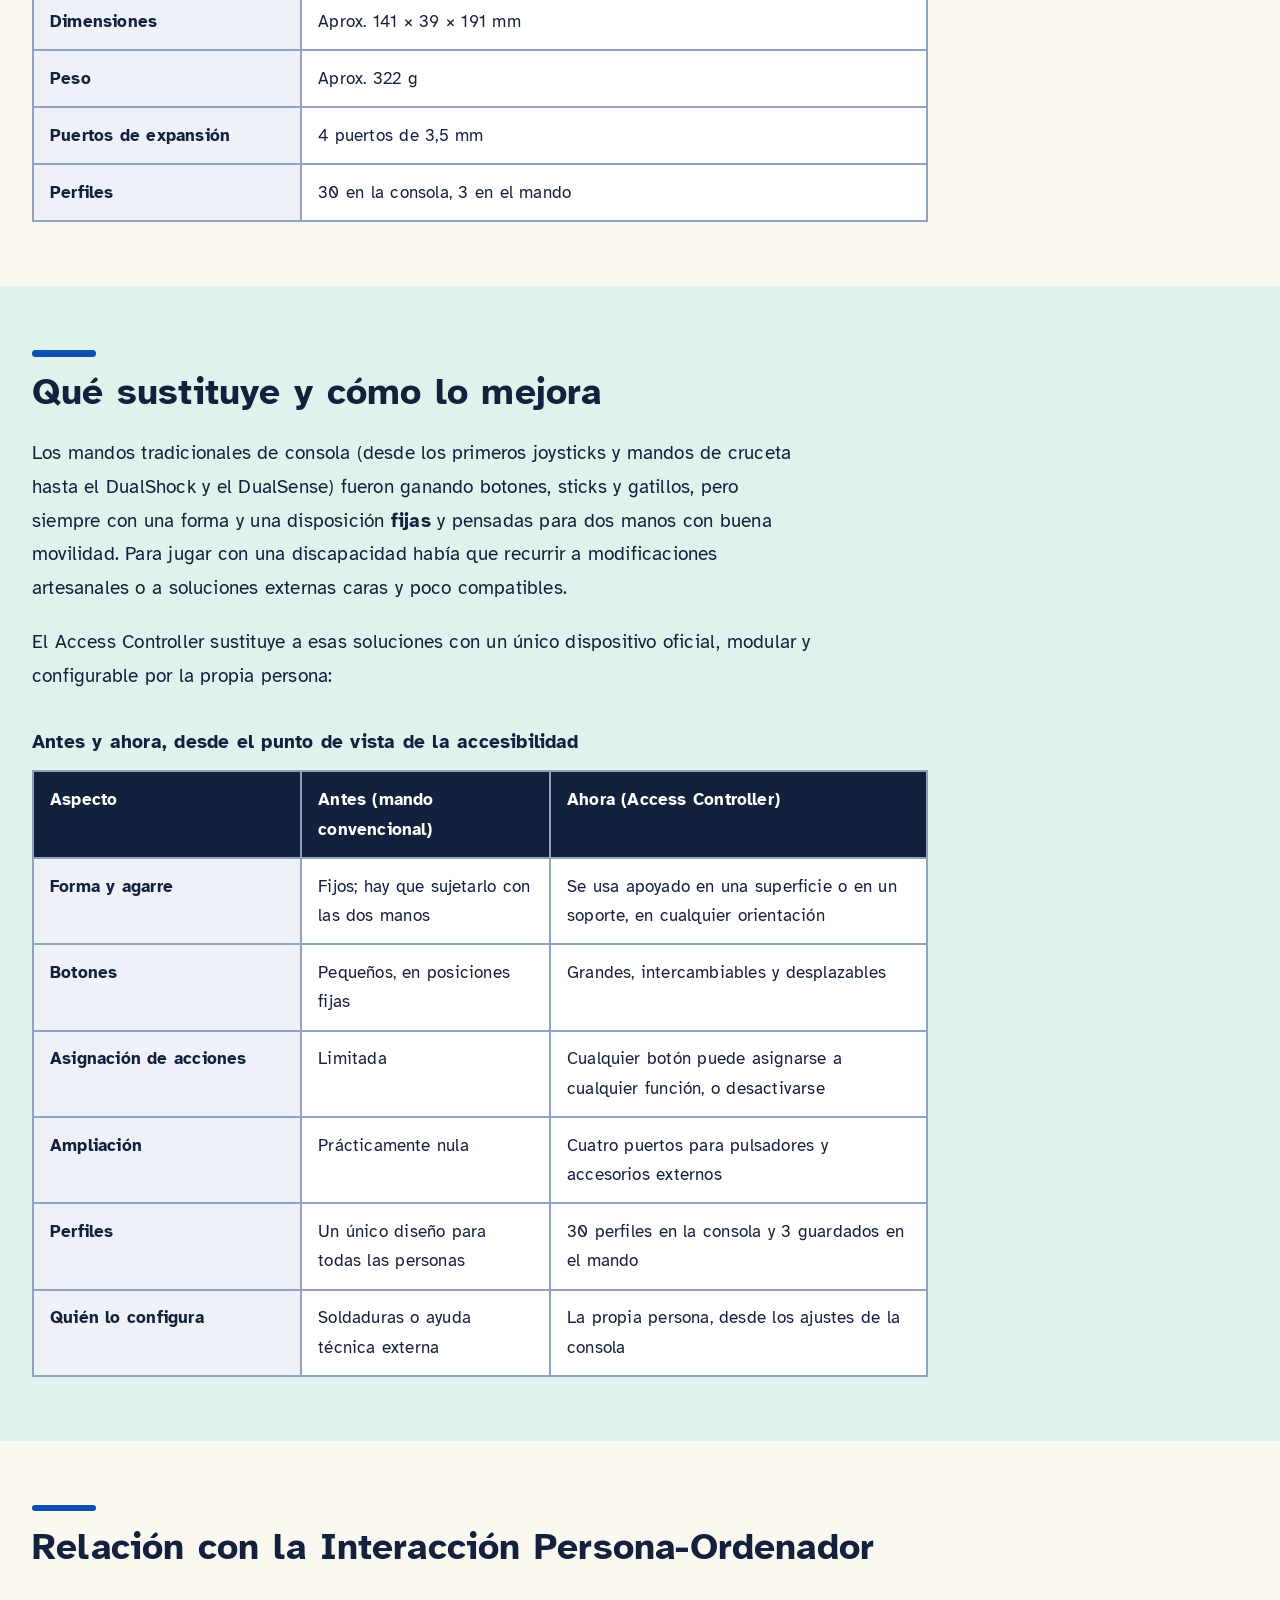
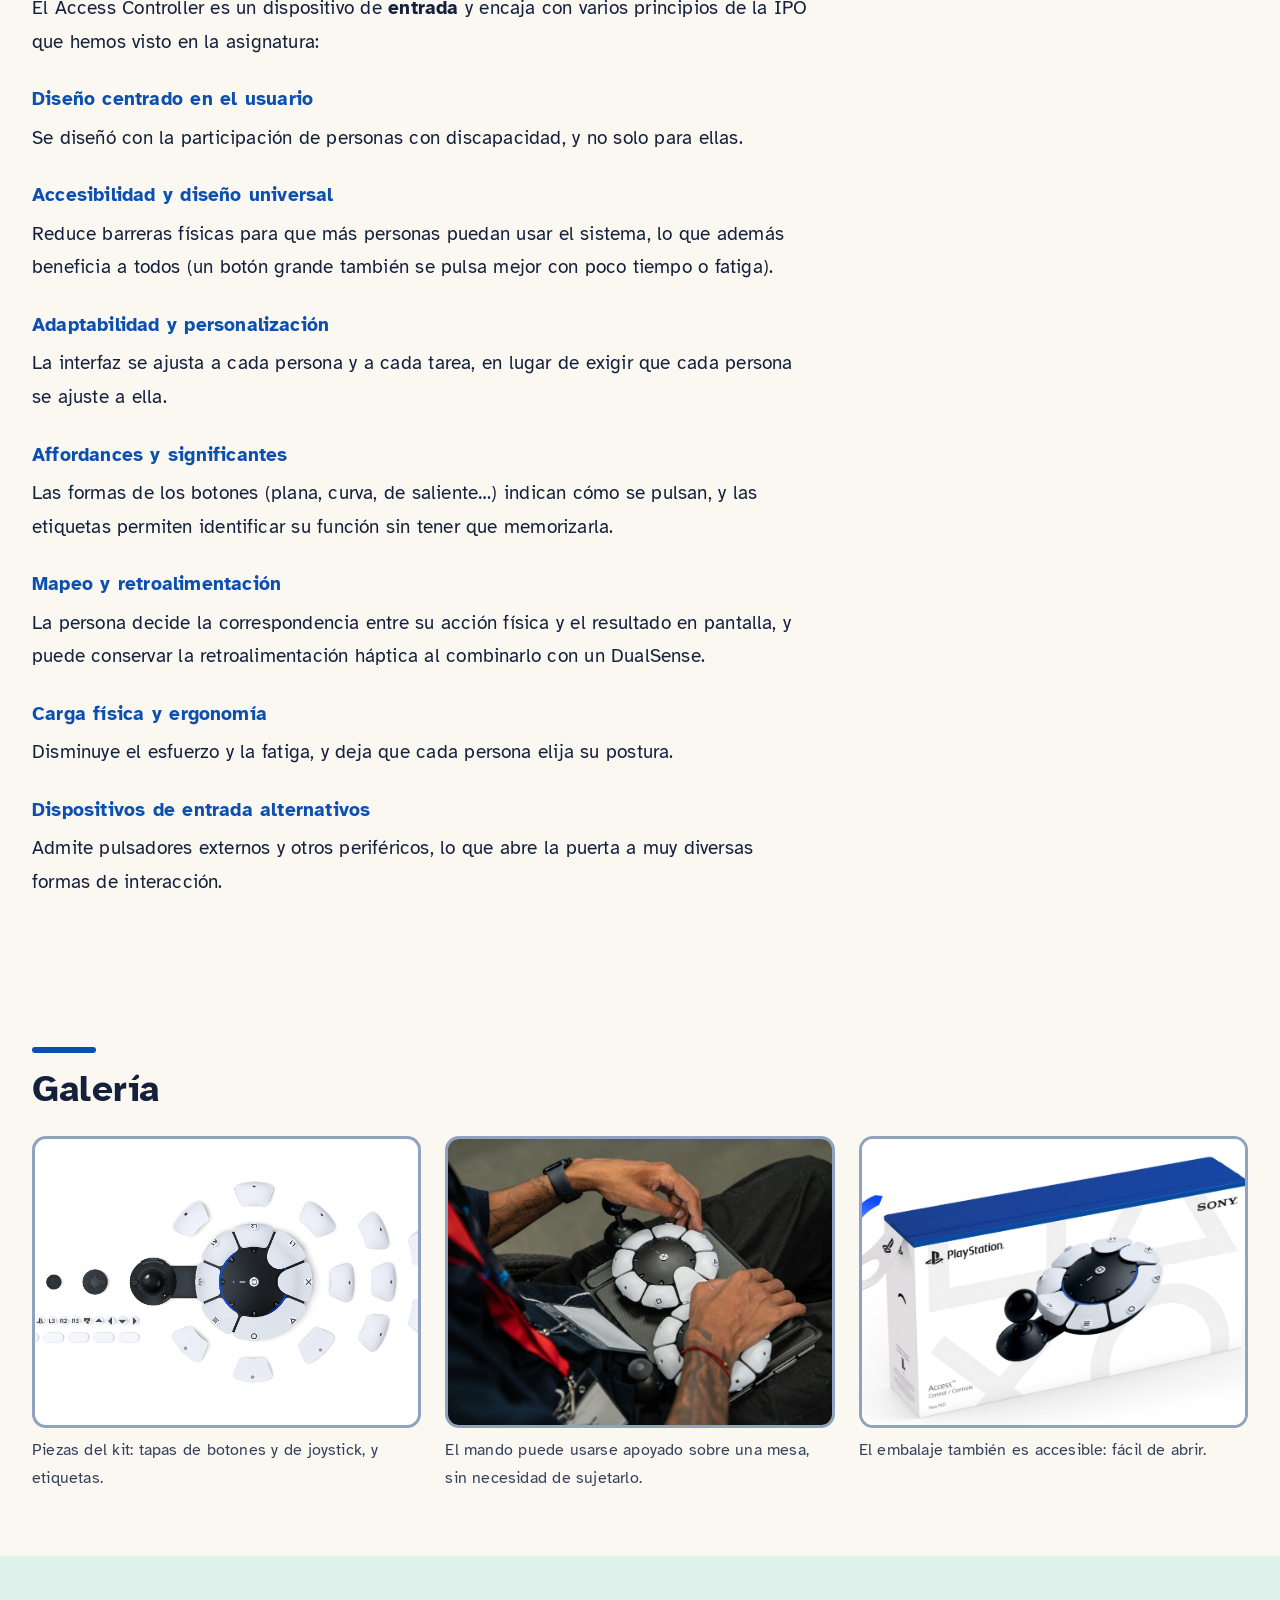
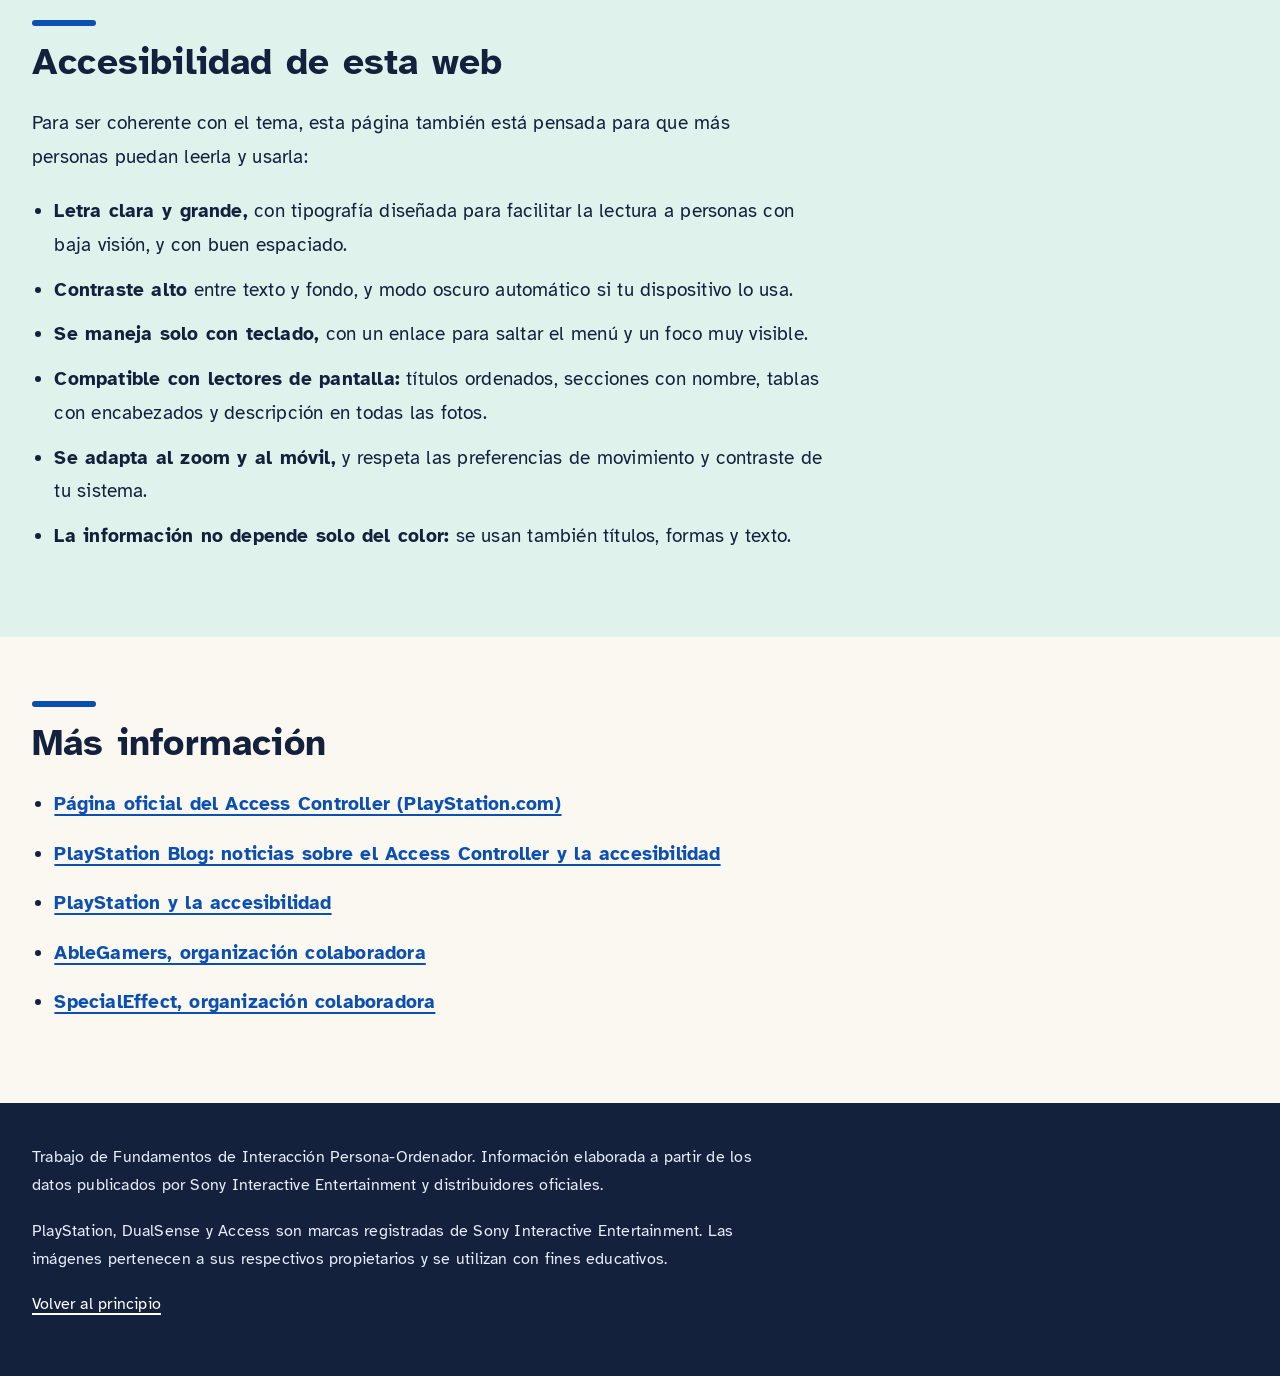
<file: index (6).html>
<!DOCTYPE html>
<html lang="es">
<head>
  <meta charset="UTF-8">
  <meta name="viewport" content="width=device-width, initial-scale=1">
  <title>PlayStation Access Controller: un mando pensado para que todas las personas puedan jugar</title>
  <meta name="description" content="Trabajo de Fundamentos de Interacción Persona-Ordenador sobre el PlayStation Access Controller, un mando adaptable para personas con discapacidad motriz.">
  <link rel="stylesheet" href="style.css">
</head>
<body>

  <a class="salto" href="#contenido">Saltar al contenido principal</a>

  <nav class="menu" aria-label="Menú principal">
    <ul>
      <li><a href="#que-es">Qué es</a></li>
      <li><a href="#problema">Problema que resuelve</a></li>
      <li><a href="#beneficios">Beneficios</a></li>
      <li><a href="#caracteristicas">Características</a></li>
      <li><a href="#evolucion">Qué mejora</a></li>
      <li><a href="#ipo">Relación con la IPO</a></li>
      <li><a href="#galeria">Galería</a></li>
      <li><a href="#esta-web">Esta web</a></li>
      <li><a href="#mas-info">Más información</a></li>
    </ul>
  </nav>

  <header class="cabecera" id="inicio">
    <div class="portada">
      <div class="portada-texto">
        <p class="asignatura">Fundamentos de Interacción Persona-Ordenador</p>
        <h1>PlayStation Access Controller</h1>
        <p class="lema">Un mando que se adapta a la persona, y no al revés.</p>
        <p>Dispositivo de Sony lanzado el 6 de diciembre de 2023, diseñado junto a jugadores con discapacidad para que las personas con movilidad reducida puedan jugar a PS5 en igualdad de condiciones.</p>
      </div>
      <figure class="portada-imagen">
        <img src="images/access-controller-principal.jpg" alt="Mando PlayStation Access Controller de Sony: un dispositivo circular de color blanco con un joystick desmontable y ocho botones grandes alrededor, todos intercambiables.">
        <figcaption>El Access Controller, con su forma circular característica. Imagen: Sony Interactive Entertainment.</figcaption>
      </figure>
    </div>
  </header>

  <main id="contenido">

    <section id="que-es" aria-labelledby="t-que-es">
      <h2 id="t-que-es">Qué es el Access Controller</h2>
      <p>El <strong>PlayStation Access Controller</strong> (antes conocido como <em lang="en">Project Leonardo</em>, su nombre en desarrollo) es un mando para PlayStation 5 con un enfoque muy distinto al de un mando convencional. Es un disco de unos 14 × 19 cm y 322 g, con un joystick y botones de gran tamaño que <strong>pueden cambiarse de forma, de posición y de función</strong>. Se conecta por cable USB-C y puede usarse solo o combinado con otros mandos.</p>
      <p>Sony lo desarrolló con la colaboración de organizaciones y personas con discapacidad, como AbleGamers, SpecialEffect y Stack Up. Su precio de lanzamiento fue de 89,99 €, y se vende como un <em>kit</em> con todo lo necesario para configurarlo.</p>
    </section>

    <section id="problema" class="destacada" aria-labelledby="t-problema">
      <h2 id="t-problema">El problema de accesibilidad que viene a resolver</h2>
      <p>Un mando estándar (como el DualSense) presupone que la persona tiene <strong>dos manos con buena movilidad</strong>: sostenerlo con ambas, pulsar botones pequeños con precisión, usar los dedos a la vez en gatillos, botones y sticks, y mantener el agarre durante horas. Esa suposición deja fuera a muchas personas.</p>

      <div class="rejilla-dos">
        <div>
          <h3>A quién ayuda</h3>
          <ul>
            <li>Personas con <strong>discapacidad motriz</strong>: parálisis cerebral, lesiones medulares, distrofia muscular, esclerosis múltiple, artritis…</li>
            <li>Personas con <strong>movilidad reducida en manos, brazos o dedos</strong>, o con poca fuerza o poca resistencia a la fatiga.</li>
            <li>Personas que <strong>solo pueden usar una mano</strong>, o que han sufrido una amputación o tienen una diferencia de extremidades.</li>
            <li>Jugadores que necesitan apoyar el mando en una mesa, una silla de ruedas o un soporte, o usarlo con otra parte del cuerpo (codo, antebrazo, pie…).</li>
            <li>Personas mayores, niños con manos pequeñas y cualquier persona con una limitación temporal (una lesión, por ejemplo).</li>
          </ul>
        </div>
        <div>
          <h3>Qué barreras elimina</h3>
          <ul>
            <li><strong>Alcance:</strong> los botones se pueden colocar donde la persona sí llega, y se pueden desactivar los que molestan.</li>
            <li><strong>Fuerza y precisión:</strong> botones grandes y sensibilidad del stick ajustable.</li>
            <li><strong>Postura:</strong> funciona en cualquier orientación (360°) y puede fijarse a soportes estándar.</li>
            <li><strong>Simultaneidad:</strong> permite repartir las acciones entre varios mandos o botones externos y así evitar pulsaciones simultáneas imposibles.</li>
            <li><strong>Pulsaciones accidentales:</strong> cualquier botón puede deshabilitarse.</li>
            <li><strong>Dependencia de terceros:</strong> hasta el embalaje está pensado para poder abrirse con facilidad.</li>
          </ul>
        </div>
      </div>

      <p class="nota">En resumen: antes de este mando, jugar a PlayStation exigía <em>adaptarse al mando</em>. Con el Access Controller, el mando se configura para adaptarse a las capacidades de cada persona.</p>
    </section>

    <section id="beneficios" aria-labelledby="t-beneficios">
      <h2 id="t-beneficios">Por qué lo he elegido y qué beneficios aporta</h2>
      <p>He elegido este dispositivo porque es un ejemplo muy claro de que <strong>la interacción persona-ordenador consiste en diseñar para las personas reales</strong>, con sus diferencias, y no para un usuario medio que no existe. Es además un producto muy reciente (finales de 2023) y de una empresa de gran alcance, lo que lo convierte en un paso importante: la accesibilidad llega al mercado masivo y deja de ser un nicho.</p>
      <ul class="beneficios">
        <li><strong>Inclusión:</strong> permite jugar, y con ello disfrutar del ocio y socializar, a personas que antes quedaban excluidas.</li>
        <li><strong>Personalización:</strong> cada persona crea la disposición de botones que mejor encaja con su cuerpo.</li>
        <li><strong>Autonomía:</strong> la configuración la hace la propia persona desde los ajustes de la consola, sin necesitar modificar el hardware ni comprar piezas especiales.</li>
        <li><strong>Comodidad y menor fatiga:</strong> reduce el esfuerzo físico y permite sesiones de juego más largas.</li>
        <li><strong>Escalabilidad:</strong> se puede ampliar con botones externos y combinarse con otros mandos según la necesidad.</li>
        <li><strong>Diseño participativo:</strong> se creó con la colaboración de personas usuarias con discapacidad, que es la mejor forma de acertar con las necesidades reales.</li>
      </ul>
    </section>

    <section id="caracteristicas" aria-labelledby="t-caracteristicas">
      <h2 id="t-caracteristicas">Características principales</h2>

      <h3>Piezas intercambiables</h3>
      <p>El kit incluye <strong>tres tapas para el joystick</strong> (estándar, de cúpula y de bola) y <strong>19 tapas para botones</strong> de varias formas: ocho de almohadilla, cuatro planas, cuatro curvas, dos de saliente y una plana ancha. Las de saliente quedan más cerca del centro (útiles con manos pequeñas) y las curvas pueden empujarse o tirar de ellas según su posición. Cada botón se identifica con una de las 23 etiquetas intercambiables, para recordar qué hace.</p>

      <h3>Configuración y perfiles</h3>
      <p>Cada botón puede asignarse a cualquier acción, o desactivarse. Se pueden guardar hasta <strong>30 perfiles</strong> en la consola (por ejemplo, uno para cada juego) y tener <strong>tres perfiles almacenados en el propio mando</strong>, con un botón dedicado para cambiar entre ellos rápidamente. También se ajustan la sensibilidad y la zona muerta del stick, y se calibra la dirección «norte» del mando para poder colocarlo en la orientación que se necesite.</p>

      <h3>Ampliable</h3>
      <p>Tiene <strong>cuatro puertos de 3,5 mm</strong> a los que se conectan pulsadores externos, gatillos especiales y otros accesorios compatibles. Pueden usarse dos Access Controller como si fueran un único mando virtual, o combinarse con un DualSense o DualSense Edge para sumar funciones como vibración háptica o gatillos adaptativos.</p>

      <h3>Posición libre</h3>
      <p>Se puede utilizar apoyado en una superficie plana, en cualquier orientación, o sujeto a un soporte con el patrón estándar <abbr title="Accessible Mounting Pattern System">AMPS</abbr>.</p>

      <table>
        <caption>Datos técnicos resumidos</caption>
        <tbody>
          <tr><th scope="row">Fabricante</th><td>Sony Interactive Entertainment</td></tr>
          <tr><th scope="row">Lanzamiento</th><td>6 de diciembre de 2023</td></tr>
          <tr><th scope="row">Plataforma</th><td>PlayStation 5</td></tr>
          <tr><th scope="row">Conexión</th><td>Cable USB-C (1,5 m aprox.)</td></tr>
          <tr><th scope="row">Dimensiones</th><td>Aprox. 141 × 39 × 191 mm</td></tr>
          <tr><th scope="row">Peso</th><td>Aprox. 322 g</td></tr>
          <tr><th scope="row">Puertos de expansión</th><td>4 puertos de 3,5 mm</td></tr>
          <tr><th scope="row">Perfiles</th><td>30 en la consola, 3 en el mando</td></tr>
        </tbody>
      </table>
    </section>

    <section id="evolucion" class="destacada" aria-labelledby="t-evolucion">
      <h2 id="t-evolucion">Qué sustituye y cómo lo mejora</h2>
      <p>Los mandos tradicionales de consola (desde los primeros joysticks y mandos de cruceta hasta el DualShock y el DualSense) fueron ganando botones, sticks y gatillos, pero siempre con una forma y una disposición <strong>fijas</strong> y pensadas para dos manos con buena movilidad. Para jugar con una discapacidad había que recurrir a modificaciones artesanales o a soluciones externas caras y poco compatibles.</p>
      <p>El Access Controller sustituye a esas soluciones con un único dispositivo oficial, modular y configurable por la propia persona:</p>

      <table>
        <caption>Antes y ahora, desde el punto de vista de la accesibilidad</caption>
        <thead>
          <tr>
            <th scope="col">Aspecto</th>
            <th scope="col">Antes (mando convencional)</th>
            <th scope="col">Ahora (Access Controller)</th>
          </tr>
        </thead>
        <tbody>
          <tr>
            <th scope="row">Forma y agarre</th>
            <td>Fijos; hay que sujetarlo con las dos manos</td>
            <td>Se usa apoyado en una superficie o en un soporte, en cualquier orientación</td>
          </tr>
          <tr>
            <th scope="row">Botones</th>
            <td>Pequeños, en posiciones fijas</td>
            <td>Grandes, intercambiables y desplazables</td>
          </tr>
          <tr>
            <th scope="row">Asignación de acciones</th>
            <td>Limitada</td>
            <td>Cualquier botón puede asignarse a cualquier función, o desactivarse</td>
          </tr>
          <tr>
            <th scope="row">Ampliación</th>
            <td>Prácticamente nula</td>
            <td>Cuatro puertos para pulsadores y accesorios externos</td>
          </tr>
          <tr>
            <th scope="row">Perfiles</th>
            <td>Un único diseño para todas las personas</td>
            <td>30 perfiles en la consola y 3 guardados en el mando</td>
          </tr>
          <tr>
            <th scope="row">Quién lo configura</th>
            <td>Soldaduras o ayuda técnica externa</td>
            <td>La propia persona, desde los ajustes de la consola</td>
          </tr>
        </tbody>
      </table>
    </section>

    <section id="ipo" aria-labelledby="t-ipo">
      <h2 id="t-ipo">Relación con la Interacción Persona-Ordenador</h2>
      <p>El Access Controller es un dispositivo de <strong>entrada</strong> y encaja con varios principios de la IPO que hemos visto en la asignatura:</p>
      <dl>
        <dt>Diseño centrado en el usuario</dt>
        <dd>Se diseñó con la participación de personas con discapacidad, y no solo para ellas.</dd>
        <dt>Accesibilidad y diseño universal</dt>
        <dd>Reduce barreras físicas para que más personas puedan usar el sistema, lo que además beneficia a todos (un botón grande también se pulsa mejor con poco tiempo o fatiga).</dd>
        <dt>Adaptabilidad y personalización</dt>
        <dd>La interfaz se ajusta a cada persona y a cada tarea, en lugar de exigir que cada persona se ajuste a ella.</dd>
        <dt>Affordances y significantes</dt>
        <dd>Las formas de los botones (plana, curva, de saliente…) indican cómo se pulsan, y las etiquetas permiten identificar su función sin tener que memorizarla.</dd>
        <dt>Mapeo y retroalimentación</dt>
        <dd>La persona decide la correspondencia entre su acción física y el resultado en pantalla, y puede conservar la retroalimentación háptica al combinarlo con un DualSense.</dd>
        <dt>Carga física y ergonomía</dt>
        <dd>Disminuye el esfuerzo y la fatiga, y deja que cada persona elija su postura.</dd>
        <dt>Dispositivos de entrada alternativos</dt>
        <dd>Admite pulsadores externos y otros periféricos, lo que abre la puerta a muy diversas formas de interacción.</dd>
      </dl>
    </section>

    <section id="galeria" aria-labelledby="t-galeria">
      <h2 id="t-galeria">Galería</h2>
      <div class="galeria">
        <figure>
          <img src="images/access-controller-capuchones.jpg" alt="Todas las piezas del kit del Access Controller ordenadas sobre una superficie: tapas de botones planas, curvas, de almohadilla y de saliente, tres tapas de joystick y etiquetas.">
          <figcaption>Piezas del kit: tapas de botones y de joystick, y etiquetas.</figcaption>
        </figure>
        <figure>
          <img src="images/access-controller-uso.jpg" alt="Persona jugando con el Access Controller apoyado sobre una mesa, pulsando uno de los botones grandes con la palma de la mano.">
          <figcaption>El mando puede usarse apoyado sobre una mesa, sin necesidad de sujetarlo.</figcaption>
        </figure>
        <figure>
          <img src="images/access-controller-embalaje.jpg" alt="Caja del Access Controller con una apertura de fácil agarre y códigos QR para consultar la guía de configuración.">
          <figcaption>El embalaje también es accesible: fácil de abrir.</figcaption>
        </figure>
      </div>
    </section>

    <section id="esta-web" class="destacada" aria-labelledby="t-esta-web">
      <h2 id="t-esta-web">Accesibilidad de esta web</h2>
      <p>Para ser coherente con el tema, esta página también está pensada para que más personas puedan leerla y usarla:</p>
      <ul>
        <li><strong>Letra clara y grande,</strong> con tipografía diseñada para facilitar la lectura a personas con baja visión, y con buen espaciado.</li>
        <li><strong>Contraste alto</strong> entre texto y fondo, y modo oscuro automático si tu dispositivo lo usa.</li>
        <li><strong>Se maneja solo con teclado,</strong> con un enlace para saltar el menú y un foco muy visible.</li>
        <li><strong>Compatible con lectores de pantalla:</strong> títulos ordenados, secciones con nombre, tablas con encabezados y descripción en todas las fotos.</li>
        <li><strong>Se adapta al zoom y al móvil,</strong> y respeta las preferencias de movimiento y contraste de tu sistema.</li>
        <li><strong>La información no depende solo del color:</strong> se usan también títulos, formas y texto.</li>
      </ul>
    </section>

    <section id="mas-info" aria-labelledby="t-mas-info">
      <h2 id="t-mas-info">Más información</h2>
      <ul class="enlaces">
        <li><a href="https://www.playstation.com/es-es/accessories/access-controller/" target="_blank" rel="noopener">Página oficial del Access Controller (PlayStation.com)<span class="solo-lector"> (se abre en una pestaña nueva)</span></a></li>
        <li><a href="https://blog.playstation.com/" target="_blank" rel="noopener">PlayStation Blog: noticias sobre el Access Controller y la accesibilidad<span class="solo-lector"> (se abre en una pestaña nueva)</span></a></li>
        <li><a href="https://www.playstation.com/es-es/accessibility/" target="_blank" rel="noopener">PlayStation y la accesibilidad<span class="solo-lector"> (se abre en una pestaña nueva)</span></a></li>
        <li><a href="https://ablegamers.org/" target="_blank" rel="noopener">AbleGamers, organización colaboradora<span class="solo-lector"> (se abre en una pestaña nueva)</span></a></li>
        <li><a href="https://www.specialeffect.org.uk/" target="_blank" rel="noopener">SpecialEffect, organización colaboradora<span class="solo-lector"> (se abre en una pestaña nueva)</span></a></li>
      </ul>
    </section>

  </main>

  <footer class="pie">
    <p>Trabajo de Fundamentos de Interacción Persona-Ordenador. Información elaborada a partir de los datos publicados por Sony Interactive Entertainment y distribuidores oficiales.</p>
    <p>PlayStation, DualSense y Access son marcas registradas de Sony Interactive Entertainment. Las imágenes pertenecen a sus respectivos propietarios y se utilizan con fines educativos.</p>
    <p><a href="#inicio">Volver al principio</a></p>
  </footer>

</body>
</html>
</file>
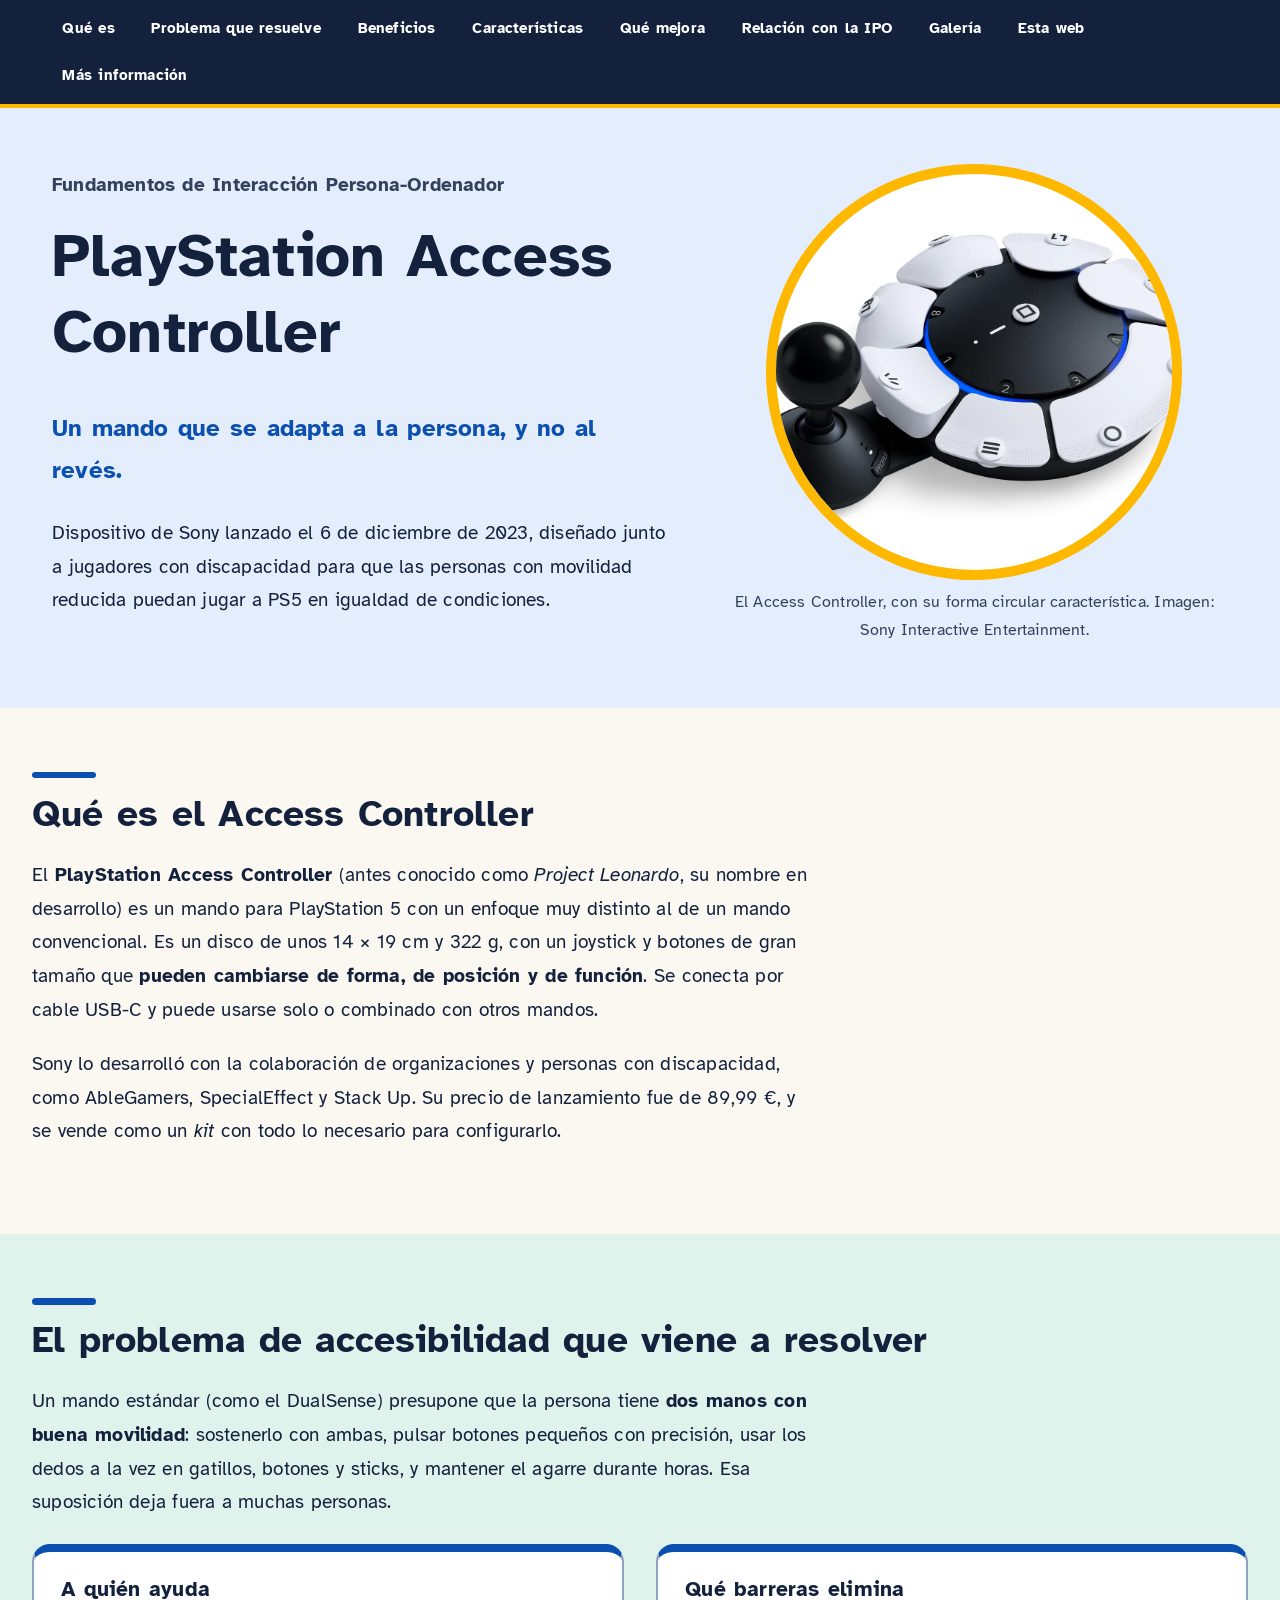
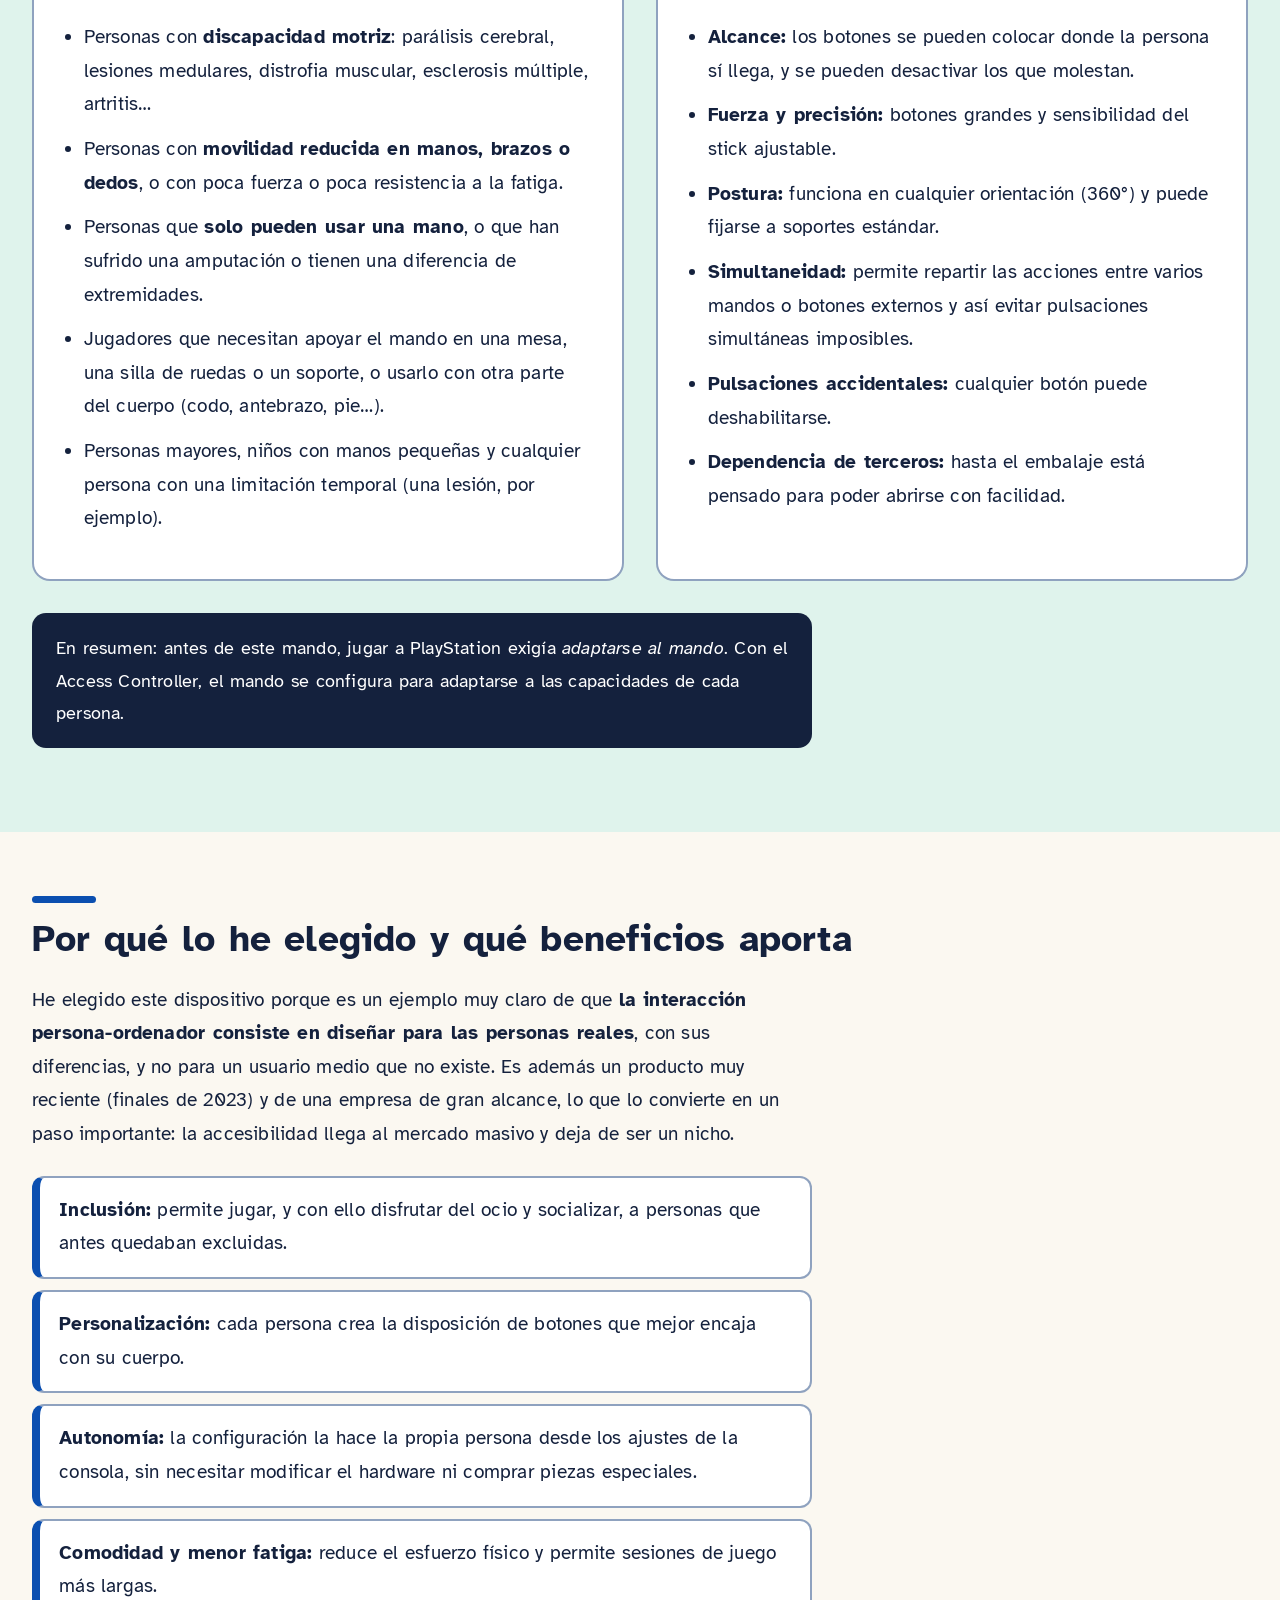
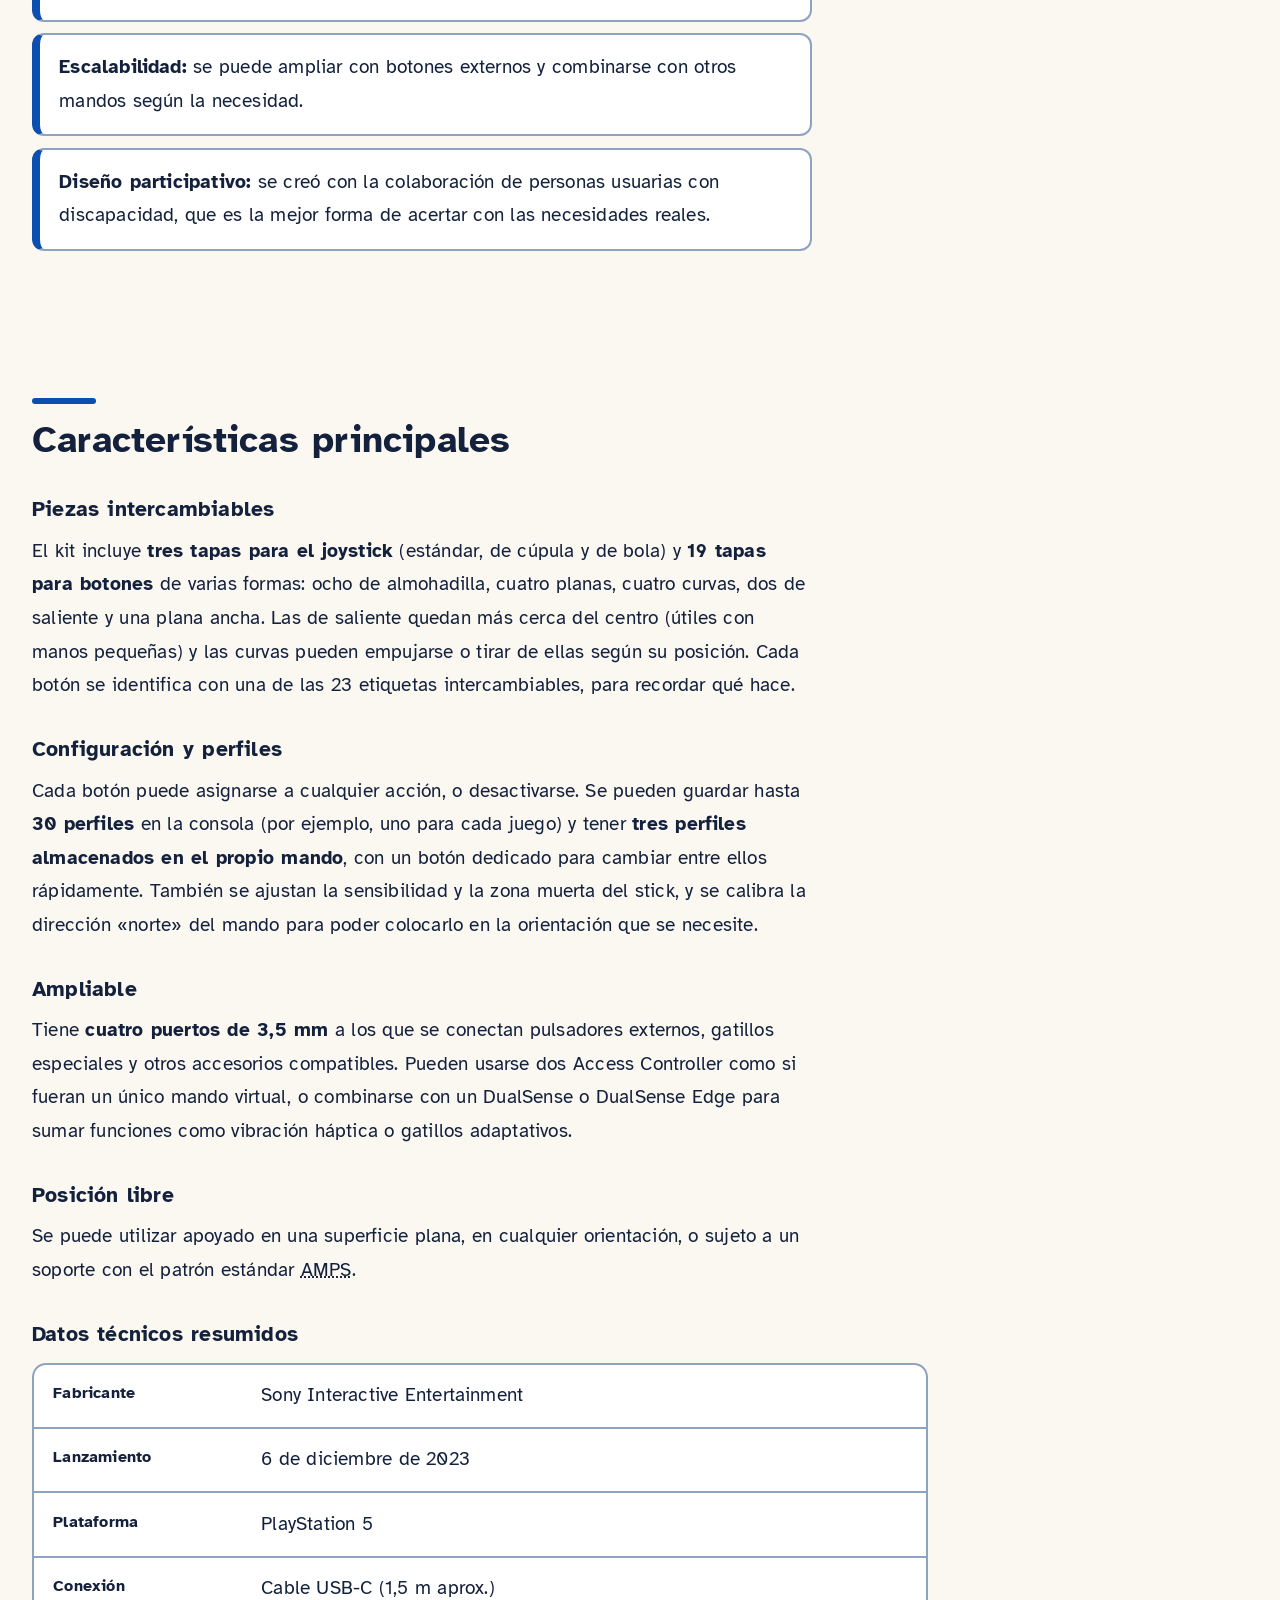
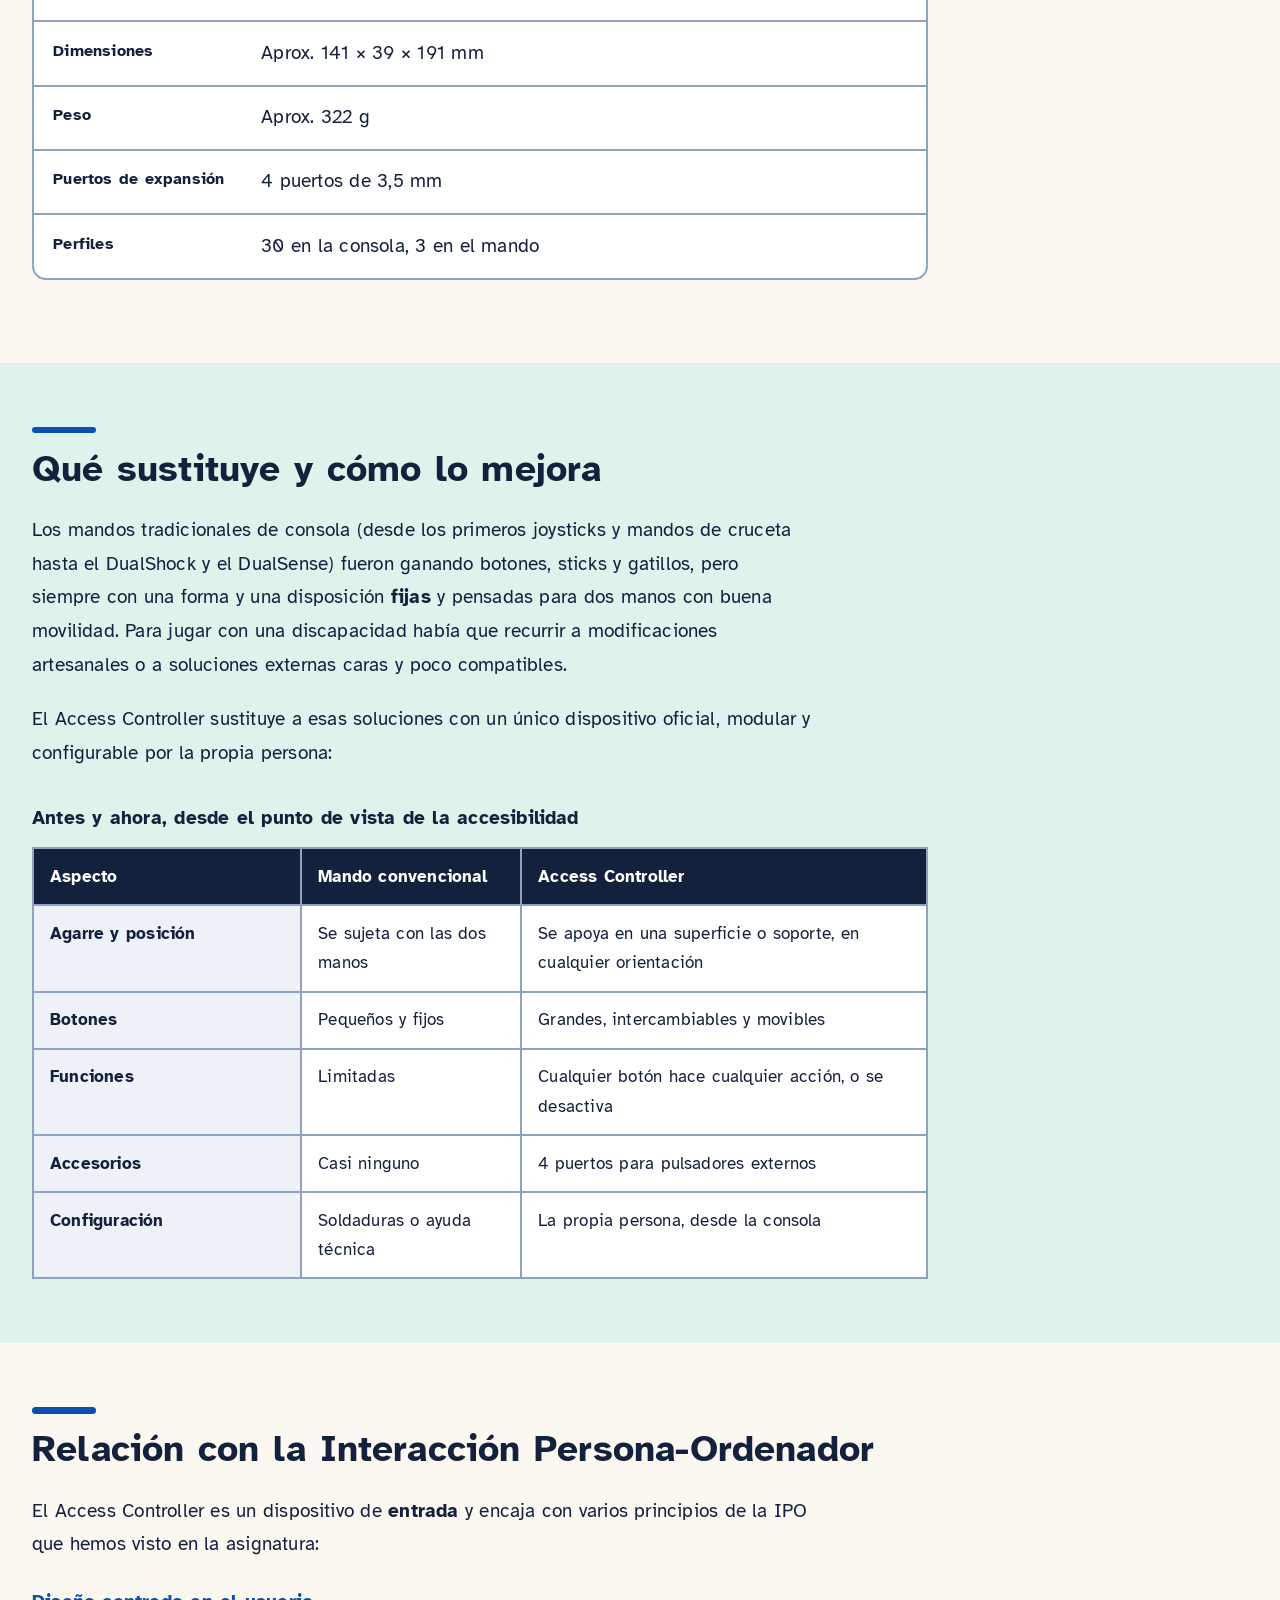
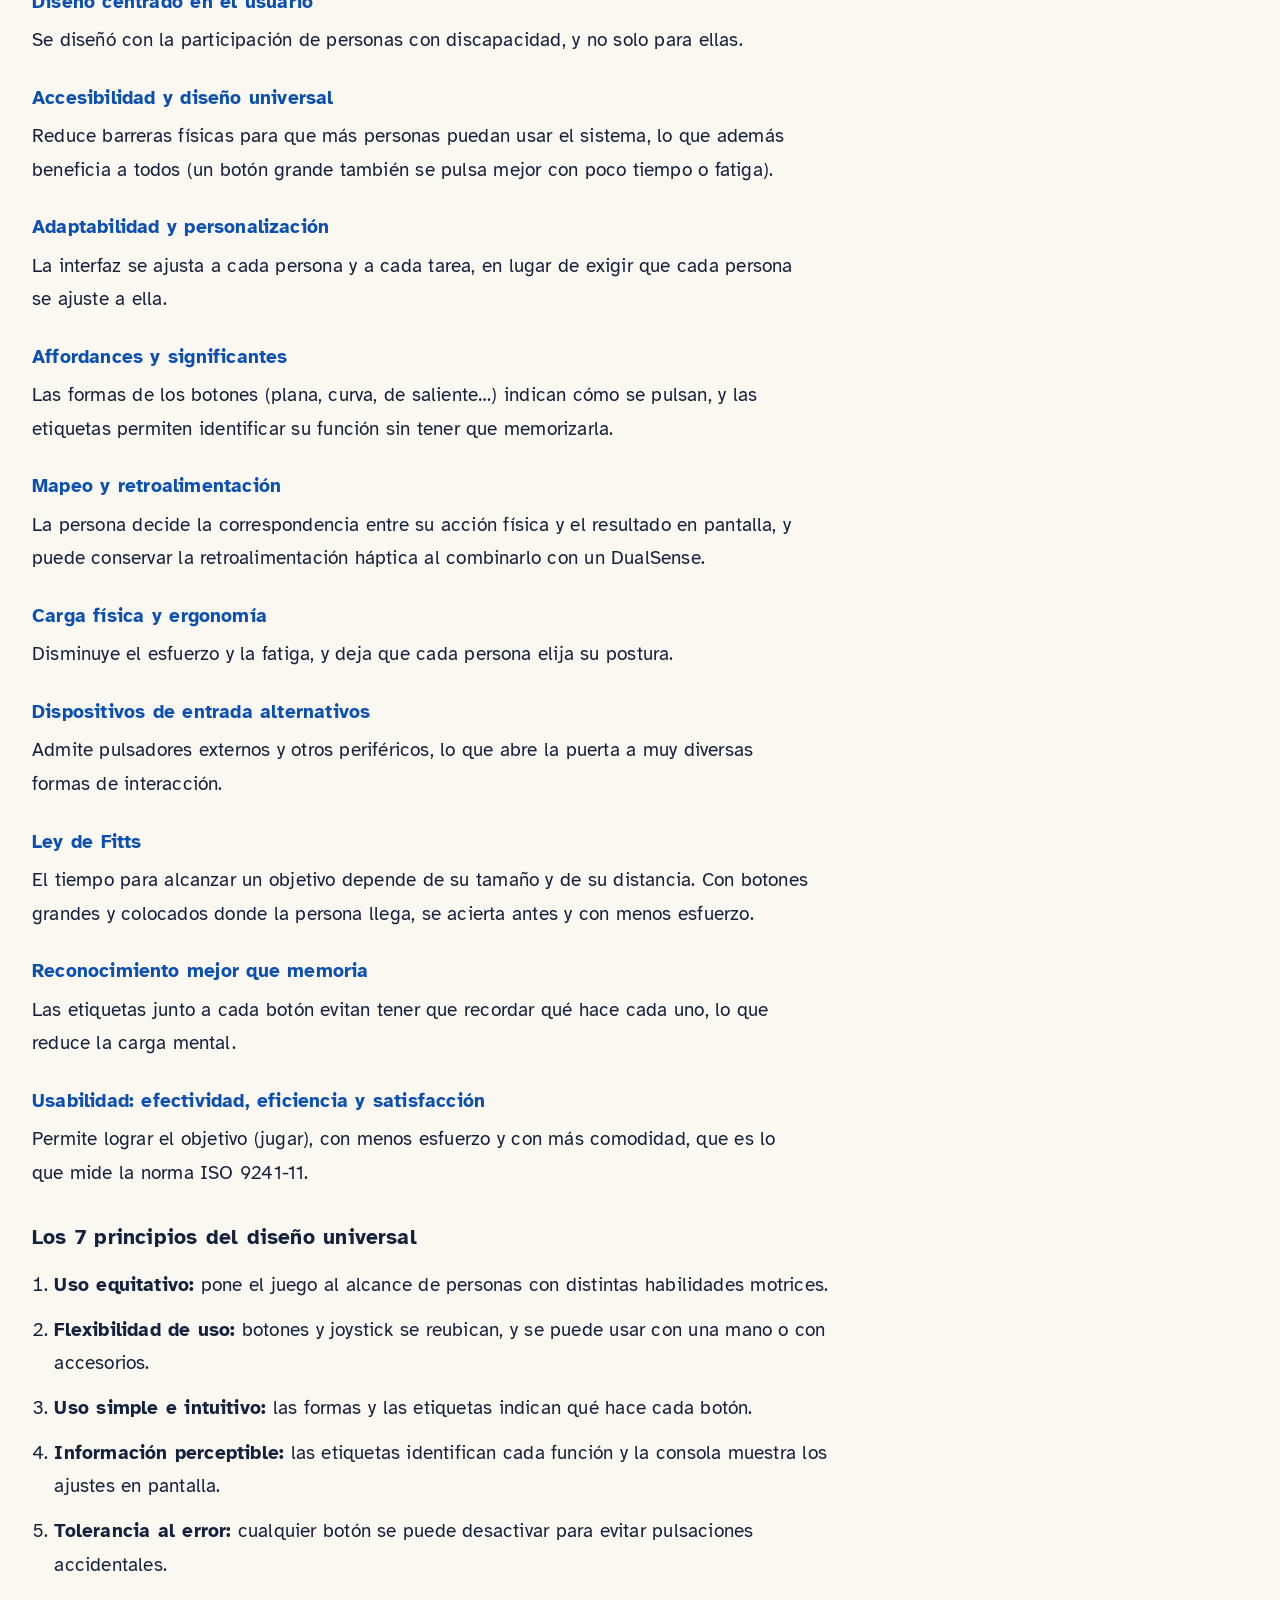
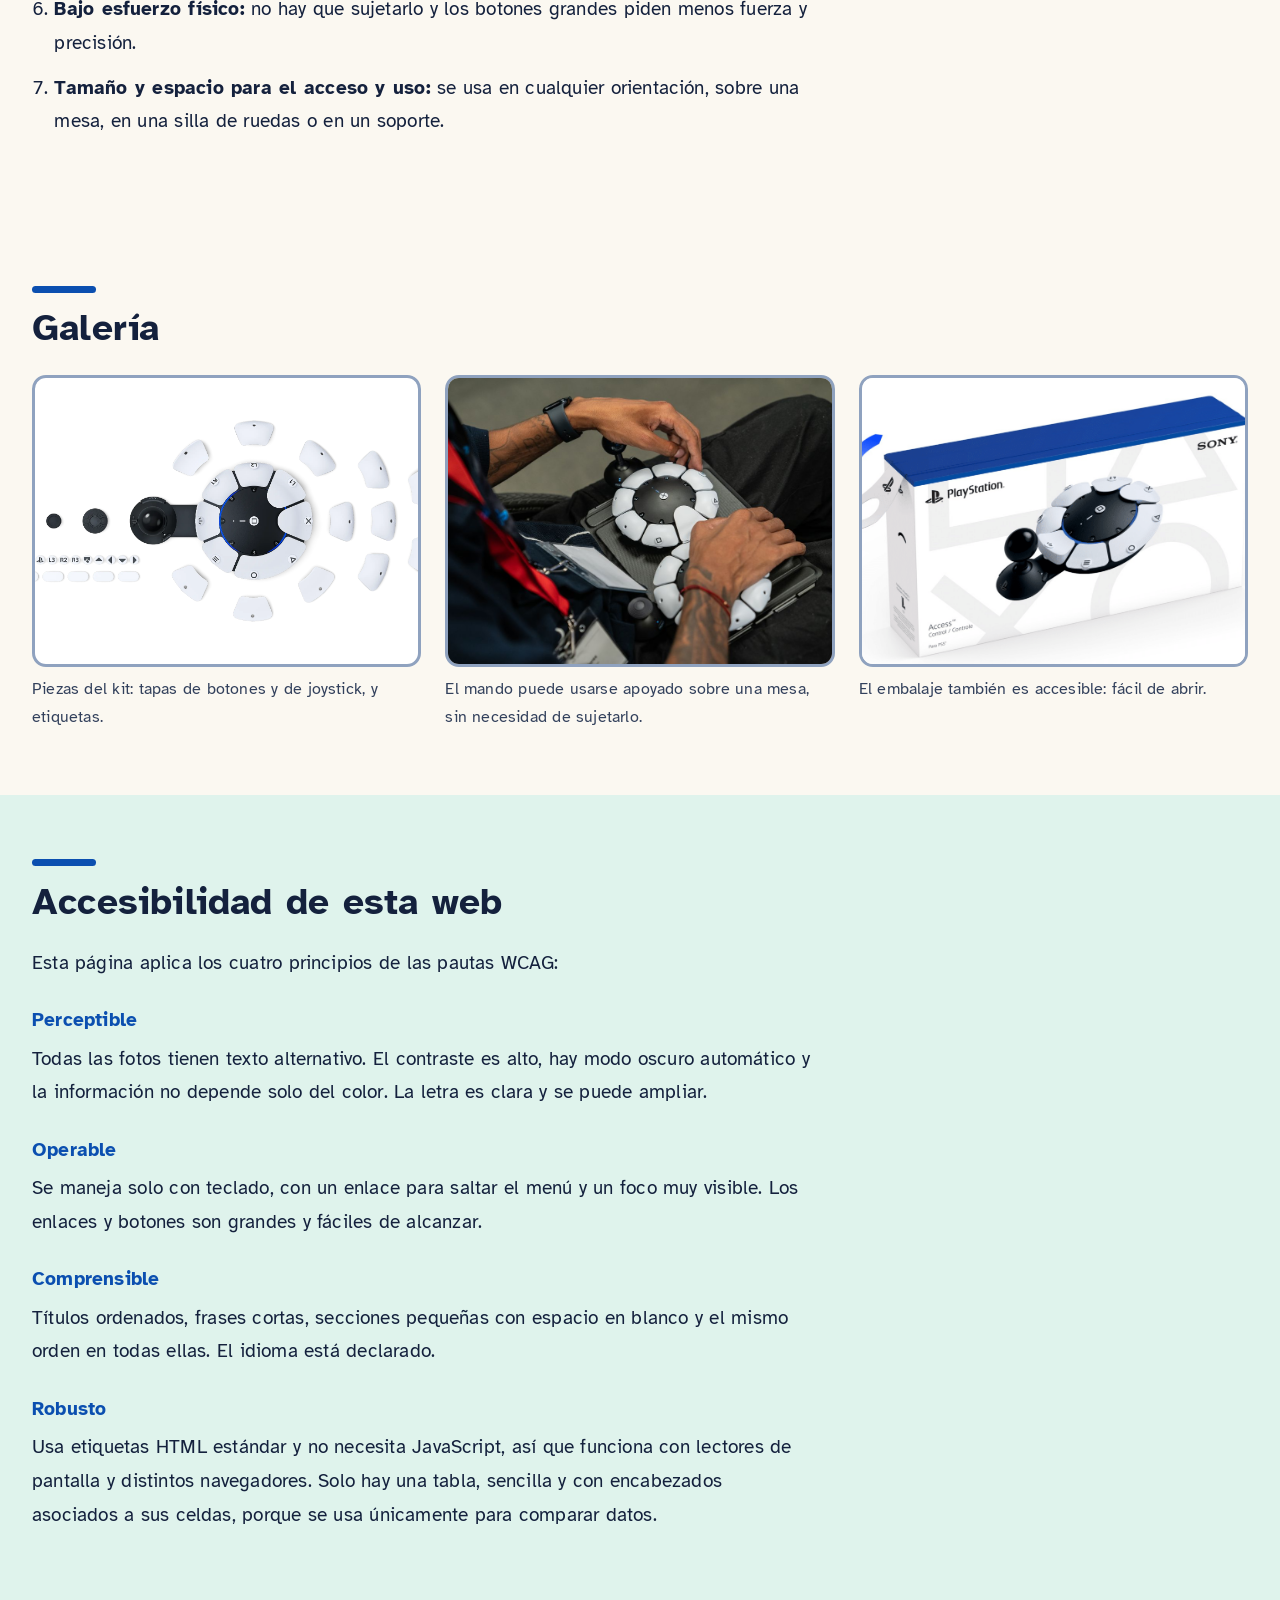
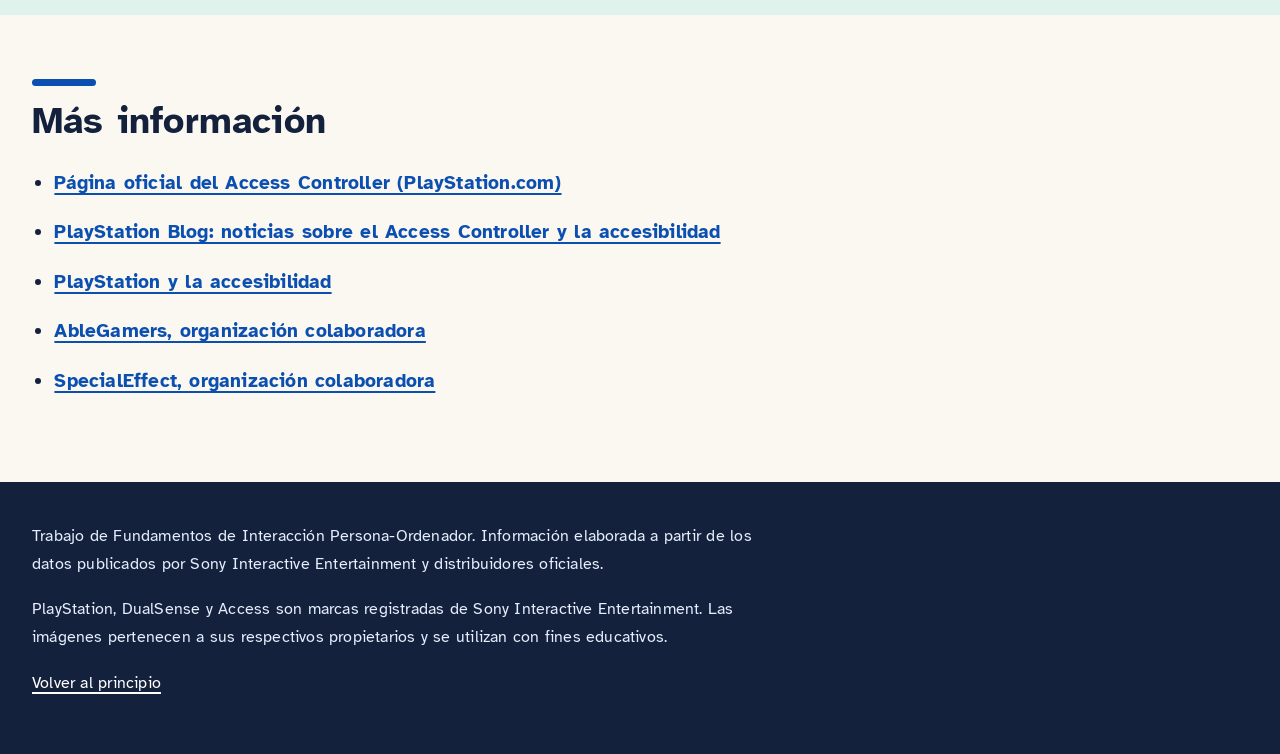
<file: index (7).html>
<!DOCTYPE html>
<html lang="es">
<head>
  <meta charset="UTF-8">
  <meta name="viewport" content="width=device-width, initial-scale=1">
  <title>PlayStation Access Controller: un mando pensado para que todas las personas puedan jugar</title>
  <meta name="description" content="Trabajo de Fundamentos de Interacción Persona-Ordenador sobre el PlayStation Access Controller, un mando adaptable para personas con discapacidad motriz.">
  <link rel="stylesheet" href="style.css">
</head>
<body>

  <a class="salto" href="#contenido">Saltar al contenido principal</a>

  <nav class="menu" aria-label="Menú principal">
    <ul>
      <li><a href="#que-es">Qué es</a></li>
      <li><a href="#problema">Problema que resuelve</a></li>
      <li><a href="#beneficios">Beneficios</a></li>
      <li><a href="#caracteristicas">Características</a></li>
      <li><a href="#evolucion">Qué mejora</a></li>
      <li><a href="#ipo">Relación con la IPO</a></li>
      <li><a href="#galeria">Galería</a></li>
      <li><a href="#esta-web">Esta web</a></li>
      <li><a href="#mas-info">Más información</a></li>
    </ul>
  </nav>

  <header class="cabecera" id="inicio">
    <div class="portada">
      <div class="portada-texto">
        <p class="asignatura">Fundamentos de Interacción Persona-Ordenador</p>
        <h1>PlayStation Access Controller</h1>
        <p class="lema">Un mando que se adapta a la persona, y no al revés.</p>
        <p>Dispositivo de Sony lanzado el 6 de diciembre de 2023, diseñado junto a jugadores con discapacidad para que las personas con movilidad reducida puedan jugar a PS5 en igualdad de condiciones.</p>
      </div>
      <figure class="portada-imagen">
        <img src="images/access-controller-principal.jpg" alt="Mando PlayStation Access Controller de Sony: un dispositivo circular de color blanco con un joystick desmontable y ocho botones grandes alrededor, todos intercambiables.">
        <figcaption>El Access Controller, con su forma circular característica. Imagen: Sony Interactive Entertainment.</figcaption>
      </figure>
    </div>
  </header>

  <main id="contenido">

    <section id="que-es" aria-labelledby="t-que-es">
      <h2 id="t-que-es">Qué es el Access Controller</h2>
      <p>El <strong>PlayStation Access Controller</strong> (antes conocido como <em lang="en">Project Leonardo</em>, su nombre en desarrollo) es un mando para PlayStation 5 con un enfoque muy distinto al de un mando convencional. Es un disco de unos 14 × 19 cm y 322 g, con un joystick y botones de gran tamaño que <strong>pueden cambiarse de forma, de posición y de función</strong>. Se conecta por cable USB-C y puede usarse solo o combinado con otros mandos.</p>
      <p>Sony lo desarrolló con la colaboración de organizaciones y personas con discapacidad, como AbleGamers, SpecialEffect y Stack Up. Su precio de lanzamiento fue de 89,99 €, y se vende como un <em>kit</em> con todo lo necesario para configurarlo.</p>
    </section>

    <section id="problema" class="destacada" aria-labelledby="t-problema">
      <h2 id="t-problema">El problema de accesibilidad que viene a resolver</h2>
      <p>Un mando estándar (como el DualSense) presupone que la persona tiene <strong>dos manos con buena movilidad</strong>: sostenerlo con ambas, pulsar botones pequeños con precisión, usar los dedos a la vez en gatillos, botones y sticks, y mantener el agarre durante horas. Esa suposición deja fuera a muchas personas.</p>

      <div class="rejilla-dos">
        <div>
          <h3>A quién ayuda</h3>
          <ul>
            <li>Personas con <strong>discapacidad motriz</strong>: parálisis cerebral, lesiones medulares, distrofia muscular, esclerosis múltiple, artritis…</li>
            <li>Personas con <strong>movilidad reducida en manos, brazos o dedos</strong>, o con poca fuerza o poca resistencia a la fatiga.</li>
            <li>Personas que <strong>solo pueden usar una mano</strong>, o que han sufrido una amputación o tienen una diferencia de extremidades.</li>
            <li>Jugadores que necesitan apoyar el mando en una mesa, una silla de ruedas o un soporte, o usarlo con otra parte del cuerpo (codo, antebrazo, pie…).</li>
            <li>Personas mayores, niños con manos pequeñas y cualquier persona con una limitación temporal (una lesión, por ejemplo).</li>
          </ul>
        </div>
        <div>
          <h3>Qué barreras elimina</h3>
          <ul>
            <li><strong>Alcance:</strong> los botones se pueden colocar donde la persona sí llega, y se pueden desactivar los que molestan.</li>
            <li><strong>Fuerza y precisión:</strong> botones grandes y sensibilidad del stick ajustable.</li>
            <li><strong>Postura:</strong> funciona en cualquier orientación (360°) y puede fijarse a soportes estándar.</li>
            <li><strong>Simultaneidad:</strong> permite repartir las acciones entre varios mandos o botones externos y así evitar pulsaciones simultáneas imposibles.</li>
            <li><strong>Pulsaciones accidentales:</strong> cualquier botón puede deshabilitarse.</li>
            <li><strong>Dependencia de terceros:</strong> hasta el embalaje está pensado para poder abrirse con facilidad.</li>
          </ul>
        </div>
      </div>

      <p class="nota">En resumen: antes de este mando, jugar a PlayStation exigía <em>adaptarse al mando</em>. Con el Access Controller, el mando se configura para adaptarse a las capacidades de cada persona.</p>
    </section>

    <section id="beneficios" aria-labelledby="t-beneficios">
      <h2 id="t-beneficios">Por qué lo he elegido y qué beneficios aporta</h2>
      <p>He elegido este dispositivo porque es un ejemplo muy claro de que <strong>la interacción persona-ordenador consiste en diseñar para las personas reales</strong>, con sus diferencias, y no para un usuario medio que no existe. Es además un producto muy reciente (finales de 2023) y de una empresa de gran alcance, lo que lo convierte en un paso importante: la accesibilidad llega al mercado masivo y deja de ser un nicho.</p>
      <ul class="beneficios">
        <li><strong>Inclusión:</strong> permite jugar, y con ello disfrutar del ocio y socializar, a personas que antes quedaban excluidas.</li>
        <li><strong>Personalización:</strong> cada persona crea la disposición de botones que mejor encaja con su cuerpo.</li>
        <li><strong>Autonomía:</strong> la configuración la hace la propia persona desde los ajustes de la consola, sin necesitar modificar el hardware ni comprar piezas especiales.</li>
        <li><strong>Comodidad y menor fatiga:</strong> reduce el esfuerzo físico y permite sesiones de juego más largas.</li>
        <li><strong>Escalabilidad:</strong> se puede ampliar con botones externos y combinarse con otros mandos según la necesidad.</li>
        <li><strong>Diseño participativo:</strong> se creó con la colaboración de personas usuarias con discapacidad, que es la mejor forma de acertar con las necesidades reales.</li>
      </ul>
    </section>

    <section id="caracteristicas" aria-labelledby="t-caracteristicas">
      <h2 id="t-caracteristicas">Características principales</h2>

      <h3>Piezas intercambiables</h3>
      <p>El kit incluye <strong>tres tapas para el joystick</strong> (estándar, de cúpula y de bola) y <strong>19 tapas para botones</strong> de varias formas: ocho de almohadilla, cuatro planas, cuatro curvas, dos de saliente y una plana ancha. Las de saliente quedan más cerca del centro (útiles con manos pequeñas) y las curvas pueden empujarse o tirar de ellas según su posición. Cada botón se identifica con una de las 23 etiquetas intercambiables, para recordar qué hace.</p>

      <h3>Configuración y perfiles</h3>
      <p>Cada botón puede asignarse a cualquier acción, o desactivarse. Se pueden guardar hasta <strong>30 perfiles</strong> en la consola (por ejemplo, uno para cada juego) y tener <strong>tres perfiles almacenados en el propio mando</strong>, con un botón dedicado para cambiar entre ellos rápidamente. También se ajustan la sensibilidad y la zona muerta del stick, y se calibra la dirección «norte» del mando para poder colocarlo en la orientación que se necesite.</p>

      <h3>Ampliable</h3>
      <p>Tiene <strong>cuatro puertos de 3,5 mm</strong> a los que se conectan pulsadores externos, gatillos especiales y otros accesorios compatibles. Pueden usarse dos Access Controller como si fueran un único mando virtual, o combinarse con un DualSense o DualSense Edge para sumar funciones como vibración háptica o gatillos adaptativos.</p>

      <h3>Posición libre</h3>
      <p>Se puede utilizar apoyado en una superficie plana, en cualquier orientación, o sujeto a un soporte con el patrón estándar <abbr title="Accessible Mounting Pattern System">AMPS</abbr>.</p>

      <h3>Datos técnicos resumidos</h3>
      <dl class="ficha">
        <div><dt>Fabricante</dt><dd>Sony Interactive Entertainment</dd></div>
        <div><dt>Lanzamiento</dt><dd>6 de diciembre de 2023</dd></div>
        <div><dt>Plataforma</dt><dd>PlayStation 5</dd></div>
        <div><dt>Conexión</dt><dd>Cable USB-C (1,5 m aprox.)</dd></div>
        <div><dt>Dimensiones</dt><dd>Aprox. 141 × 39 × 191 mm</dd></div>
        <div><dt>Peso</dt><dd>Aprox. 322 g</dd></div>
        <div><dt>Puertos de expansión</dt><dd>4 puertos de 3,5 mm</dd></div>
        <div><dt>Perfiles</dt><dd>30 en la consola, 3 en el mando</dd></div>
      </dl>
    </section>

    <section id="evolucion" class="destacada" aria-labelledby="t-evolucion">
      <h2 id="t-evolucion">Qué sustituye y cómo lo mejora</h2>
      <p>Los mandos tradicionales de consola (desde los primeros joysticks y mandos de cruceta hasta el DualShock y el DualSense) fueron ganando botones, sticks y gatillos, pero siempre con una forma y una disposición <strong>fijas</strong> y pensadas para dos manos con buena movilidad. Para jugar con una discapacidad había que recurrir a modificaciones artesanales o a soluciones externas caras y poco compatibles.</p>
      <p>El Access Controller sustituye a esas soluciones con un único dispositivo oficial, modular y configurable por la propia persona:</p>

      <table>
        <caption>Antes y ahora, desde el punto de vista de la accesibilidad</caption>
        <thead>
          <tr>
            <th scope="col">Aspecto</th>
            <th scope="col">Mando convencional</th>
            <th scope="col">Access Controller</th>
          </tr>
        </thead>
        <tbody>
          <tr><th scope="row">Agarre y posición</th><td>Se sujeta con las dos manos</td><td>Se apoya en una superficie o soporte, en cualquier orientación</td></tr>
          <tr><th scope="row">Botones</th><td>Pequeños y fijos</td><td>Grandes, intercambiables y movibles</td></tr>
          <tr><th scope="row">Funciones</th><td>Limitadas</td><td>Cualquier botón hace cualquier acción, o se desactiva</td></tr>
          <tr><th scope="row">Accesorios</th><td>Casi ninguno</td><td>4 puertos para pulsadores externos</td></tr>
          <tr><th scope="row">Configuración</th><td>Soldaduras o ayuda técnica</td><td>La propia persona, desde la consola</td></tr>
        </tbody>
      </table>
    </section>

    <section id="ipo" aria-labelledby="t-ipo">
      <h2 id="t-ipo">Relación con la Interacción Persona-Ordenador</h2>
      <p>El Access Controller es un dispositivo de <strong>entrada</strong> y encaja con varios principios de la IPO que hemos visto en la asignatura:</p>
      <dl>
        <dt>Diseño centrado en el usuario</dt>
        <dd>Se diseñó con la participación de personas con discapacidad, y no solo para ellas.</dd>
        <dt>Accesibilidad y diseño universal</dt>
        <dd>Reduce barreras físicas para que más personas puedan usar el sistema, lo que además beneficia a todos (un botón grande también se pulsa mejor con poco tiempo o fatiga).</dd>
        <dt>Adaptabilidad y personalización</dt>
        <dd>La interfaz se ajusta a cada persona y a cada tarea, en lugar de exigir que cada persona se ajuste a ella.</dd>
        <dt>Affordances y significantes</dt>
        <dd>Las formas de los botones (plana, curva, de saliente…) indican cómo se pulsan, y las etiquetas permiten identificar su función sin tener que memorizarla.</dd>
        <dt>Mapeo y retroalimentación</dt>
        <dd>La persona decide la correspondencia entre su acción física y el resultado en pantalla, y puede conservar la retroalimentación háptica al combinarlo con un DualSense.</dd>
        <dt>Carga física y ergonomía</dt>
        <dd>Disminuye el esfuerzo y la fatiga, y deja que cada persona elija su postura.</dd>
        <dt>Dispositivos de entrada alternativos</dt>
        <dd>Admite pulsadores externos y otros periféricos, lo que abre la puerta a muy diversas formas de interacción.</dd>
              <dt>Ley de Fitts</dt>
        <dd>El tiempo para alcanzar un objetivo depende de su tamaño y de su distancia. Con botones grandes y colocados donde la persona llega, se acierta antes y con menos esfuerzo.</dd>
        <dt>Reconocimiento mejor que memoria</dt>
        <dd>Las etiquetas junto a cada botón evitan tener que recordar qué hace cada uno, lo que reduce la carga mental.</dd>
        <dt>Usabilidad: efectividad, eficiencia y satisfacción</dt>
        <dd>Permite lograr el objetivo (jugar), con menos esfuerzo y con más comodidad, que es lo que mide la norma ISO 9241-11.</dd>
      </dl>
      <h3>Los 7 principios del diseño universal</h3>
      <ol>
        <li><strong>Uso equitativo:</strong> pone el juego al alcance de personas con distintas habilidades motrices.</li>
        <li><strong>Flexibilidad de uso:</strong> botones y joystick se reubican, y se puede usar con una mano o con accesorios.</li>
        <li><strong>Uso simple e intuitivo:</strong> las formas y las etiquetas indican qué hace cada botón.</li>
        <li><strong>Información perceptible:</strong> las etiquetas identifican cada función y la consola muestra los ajustes en pantalla.</li>
        <li><strong>Tolerancia al error:</strong> cualquier botón se puede desactivar para evitar pulsaciones accidentales.</li>
        <li><strong>Bajo esfuerzo físico:</strong> no hay que sujetarlo y los botones grandes piden menos fuerza y precisión.</li>
        <li><strong>Tamaño y espacio para el acceso y uso:</strong> se usa en cualquier orientación, sobre una mesa, en una silla de ruedas o en un soporte.</li>
      </ol>
    </section>

    <section id="galeria" aria-labelledby="t-galeria">
      <h2 id="t-galeria">Galería</h2>
      <div class="galeria">
        <figure>
          <img src="images/access-controller-capuchones.jpg" alt="Todas las piezas del kit del Access Controller ordenadas sobre una superficie: tapas de botones planas, curvas, de almohadilla y de saliente, tres tapas de joystick y etiquetas.">
          <figcaption>Piezas del kit: tapas de botones y de joystick, y etiquetas.</figcaption>
        </figure>
        <figure>
          <img src="images/access-controller-uso.jpg" alt="Persona jugando con el Access Controller apoyado sobre una mesa, pulsando uno de los botones grandes con la palma de la mano.">
          <figcaption>El mando puede usarse apoyado sobre una mesa, sin necesidad de sujetarlo.</figcaption>
        </figure>
        <figure>
          <img src="images/access-controller-embalaje.jpg" alt="Caja del Access Controller con una apertura de fácil agarre y códigos QR para consultar la guía de configuración.">
          <figcaption>El embalaje también es accesible: fácil de abrir.</figcaption>
        </figure>
      </div>
    </section>

    <section id="esta-web" class="destacada" aria-labelledby="t-esta-web">
      <h2 id="t-esta-web">Accesibilidad de esta web</h2>
      <p>Esta página aplica los cuatro principios de las pautas WCAG:</p>
      <dl>
        <dt>Perceptible</dt>
        <dd>Todas las fotos tienen texto alternativo. El contraste es alto, hay modo oscuro automático y la información no depende solo del color. La letra es clara y se puede ampliar.</dd>
        <dt>Operable</dt>
        <dd>Se maneja solo con teclado, con un enlace para saltar el menú y un foco muy visible. Los enlaces y botones son grandes y fáciles de alcanzar.</dd>
        <dt>Comprensible</dt>
        <dd>Títulos ordenados, frases cortas, secciones pequeñas con espacio en blanco y el mismo orden en todas ellas. El idioma está declarado.</dd>
        <dt>Robusto</dt>
        <dd>Usa etiquetas HTML estándar y no necesita JavaScript, así que funciona con lectores de pantalla y distintos navegadores. Solo hay una tabla, sencilla y con encabezados asociados a sus celdas, porque se usa únicamente para comparar datos.</dd>
      </dl>
    </section>

    <section id="mas-info" aria-labelledby="t-mas-info">
      <h2 id="t-mas-info">Más información</h2>
      <ul class="enlaces">
        <li><a href="https://www.playstation.com/es-es/accessories/access-controller/" target="_blank" rel="noopener">Página oficial del Access Controller (PlayStation.com)<span class="solo-lector"> (se abre en una pestaña nueva)</span></a></li>
        <li><a href="https://blog.playstation.com/" target="_blank" rel="noopener">PlayStation Blog: noticias sobre el Access Controller y la accesibilidad<span class="solo-lector"> (se abre en una pestaña nueva)</span></a></li>
        <li><a href="https://www.playstation.com/es-es/accessibility/" target="_blank" rel="noopener">PlayStation y la accesibilidad<span class="solo-lector"> (se abre en una pestaña nueva)</span></a></li>
        <li><a href="https://ablegamers.org/" target="_blank" rel="noopener">AbleGamers, organización colaboradora<span class="solo-lector"> (se abre en una pestaña nueva)</span></a></li>
        <li><a href="https://www.specialeffect.org.uk/" target="_blank" rel="noopener">SpecialEffect, organización colaboradora<span class="solo-lector"> (se abre en una pestaña nueva)</span></a></li>
      </ul>
    </section>

  </main>

  <footer class="pie">
    <p>Trabajo de Fundamentos de Interacción Persona-Ordenador. Información elaborada a partir de los datos publicados por Sony Interactive Entertainment y distribuidores oficiales.</p>
    <p>PlayStation, DualSense y Access son marcas registradas de Sony Interactive Entertainment. Las imágenes pertenecen a sus respectivos propietarios y se utilizan con fines educativos.</p>
    <p><a href="#inicio">Volver al principio</a></p>
  </footer>

</body>
</html>
</file>
<file: style.css>
/* ==========================================================
   PlayStation Access Controller · Hoja de estilos única
   Pensada para accesibilidad: tipografía legible, contraste alto,
   foco visible, zoom, modo oscuro, movimiento reducido y contraste forzado.
   ========================================================== */
@import url("https://fonts.googleapis.com/css2?family=Atkinson+Hyperlegible:ital,wght@0,400;0,700;1,400&display=swap");

:root {
  --fondo: #fbf8f1;
  --texto: #14213d;
  --suave: #33415c;
  --enlace: #0b4fb0;
  --enlace-h: #083a85;
  --hero: #e3edfc;
  --destacada: #dff3ec;
  --tarjeta: #ffffff;
  --tarjeta-2: #eef2f8;
  --linea: #8fa2bf;
  --menu: #14213d;
  --cab: #14213d;
  --foco-in: #14213d;
  --foco-out: #ffb800;
  --acento: #0b4fb0;
  --fuente: "Atkinson Hyperlegible", Verdana, Tahoma, "Segoe UI", sans-serif;
}

@media (prefers-color-scheme: dark) {
  :root {
    --fondo: #0f1729;
    --texto: #eef2fa;
    --suave: #c5d0e6;
    --enlace: #9cc2ff;
    --enlace-h: #c7dcff;
    --hero: #16213a;
    --destacada: #10322f;
    --tarjeta: #18233b;
    --tarjeta-2: #1f2d4a;
    --linea: #5a6e92;
    --menu: #070d1b;
    --cab: #2a3a5e;
    --foco-in: #ffffff;
    --acento: #9cc2ff;
  }
}

*, *::before, *::after { box-sizing: border-box; }

html { scroll-behavior: smooth; scroll-padding-top: 5.5rem; }
@media (prefers-reduced-motion: reduce) { html { scroll-behavior: auto; } }

body {
  margin: 0;
  font-family: var(--fuente);
  font-size: 1.2rem;
  line-height: 1.75;
  letter-spacing: 0.01em;
  word-spacing: 0.06em;
  color: var(--texto);
  background: var(--fondo);
  text-align: left;
}

h1, h2, h3 { font-family: var(--fuente); font-weight: 700; line-height: 1.25; margin: 0 0 0.6em; }
h1 { font-size: clamp(2.3rem, 6vw, 3.8rem); }
h2 { font-size: clamp(1.7rem, 3.5vw, 2.3rem); }
h3 { font-size: 1.3rem; margin-top: 1.6em; }
h2::before {
  content: ""; display: block; width: 4rem; height: 0.4rem; margin-bottom: 0.8rem;
  border-radius: 0.4rem; background: var(--acento);
}

p, li, dd { max-width: 65ch; }
p { margin: 0 0 1.1em; }
strong { font-weight: 700; }

a { color: var(--enlace); text-decoration: underline; text-decoration-thickness: 2px; text-underline-offset: 0.22em; }
a:hover { color: var(--enlace-h); text-decoration-thickness: 4px; }
a:focus-visible, :focus-visible {
  outline: 3px solid var(--foco-in); outline-offset: 2px;
  box-shadow: 0 0 0 6px var(--foco-out); border-radius: 4px;
}

img { max-width: 100%; height: auto; }

/* ---------- Saltar y texto solo para lectores ---------- */
.salto {
  position: absolute; left: 1rem; top: -5rem; z-index: 30;
  background: #ffb800; color: #14213d; font-weight: 700; padding: 0.8rem 1.2rem; border-radius: 8px;
}
.salto:focus { top: 1rem; }
.solo-lector {
  position: absolute; width: 1px; height: 1px; margin: -1px; padding: 0;
  overflow: hidden; clip: rect(0 0 0 0); white-space: nowrap; border: 0;
}

/* ---------- Menú ---------- */
.menu {
  position: sticky; top: 0; z-index: 20;
  background: var(--menu); border-bottom: 4px solid #ffb800;
}
.menu ul {
  list-style: none; margin: 0 auto; padding: 0.4rem 1rem; max-width: 76rem;
  display: flex; flex-wrap: wrap; gap: 0.2rem 0.5rem;
}
.menu li { max-width: none; margin: 0; }
.menu a {
  display: inline-flex; align-items: center; min-height: 44px; padding: 0 0.9rem;
  color: #ffffff; text-decoration: none; font-size: 0.95rem; font-weight: 700; border-radius: 999px;
}
.menu a:hover { background: #ffffff; color: #14213d; }

/* ---------- Portada ---------- */
.cabecera { background: var(--hero); }
.portada {
  max-width: 76rem; margin: 0 auto; padding: 3.5rem 1.25rem 4rem;
  display: grid; grid-template-columns: 1.1fr 0.9fr; gap: 3rem; align-items: center;
}
.asignatura { font-weight: 700; color: var(--suave); margin-bottom: 1rem; }
.lema { font-size: 1.5rem; font-weight: 700; color: var(--acento); }
.portada-imagen { margin: 0; }
.portada-imagen img {
  display: block; width: 100%; max-width: 26rem; aspect-ratio: 1 / 1; object-fit: cover;
  margin: 0 auto; border-radius: 50%; border: 10px solid #ffb800; background: #ffffff;
}
.portada-imagen figcaption { text-align: center; }

/* ---------- Secciones ---------- */
main section { padding: 4rem max(1.25rem, calc((100% - 76rem) / 2)); }
.destacada { background: var(--destacada); }

ul, ol { padding-left: 1.4rem; }
li { margin-bottom: 0.7rem; }

.beneficios { list-style: none; padding: 0; margin-top: 1.5rem; }
.beneficios li {
  background: var(--tarjeta); border: 2px solid var(--linea); border-left: 8px solid var(--acento);
  border-radius: 12px; padding: 1rem 1.2rem; max-width: 65ch;
}

.rejilla-dos { display: grid; grid-template-columns: 1fr 1fr; gap: 2rem; margin: 1.5rem 0; }
.rejilla-dos > div {
  background: var(--tarjeta); border: 2px solid var(--linea); border-top: 8px solid var(--acento);
  border-radius: 18px; padding: 1.5rem 1.7rem;
}
.rejilla-dos h3 { margin-top: 0; }

.nota {
  margin-top: 2rem; padding: 1.2rem 1.5rem; background: var(--menu); color: #ffffff;
  border-radius: 14px; font-size: 1.15rem; max-width: 65ch;
}

/* ---------- Tablas ---------- */
table {
  border-collapse: collapse; width: 100%; max-width: 56rem; margin-top: 2rem;
  background: var(--tarjeta); font-size: 1.05rem;
}
caption { text-align: left; font-weight: 700; font-size: 1.2rem; padding-bottom: 0.7rem; }
th, td { border: 2px solid var(--linea); padding: 0.8rem 1rem; text-align: left; vertical-align: top; }
thead th { background: var(--cab); color: #ffffff; }
tbody th { background: var(--tarjeta-2); width: 30%; }

dt { font-weight: 700; font-size: 1.2rem; margin-top: 1.5rem; color: var(--acento); }
dd { margin: 0.3rem 0 0; }

figcaption { font-size: 1rem; color: var(--suave); margin-top: 0.5rem; }

.galeria { display: grid; grid-template-columns: repeat(auto-fit, minmax(17rem, 1fr)); gap: 1.5rem; margin-top: 1.5rem; }
.galeria figure { margin: 0; }
.galeria img {
  display: block; width: 100%; aspect-ratio: 4 / 3; object-fit: cover;
  border-radius: 14px; border: 3px solid var(--linea); background: #ffffff;
}

.enlaces li { margin-bottom: 1rem; }
.enlaces a { font-weight: 700; }

.pie { background: var(--menu); color: #e6eefb; padding: 2.5rem max(1.25rem, calc((100% - 76rem) / 2)); font-size: 1rem; }
.pie p { max-width: 75ch; }
.pie a { color: #ffffff; }

/* ---------- Móvil y zoom alto ---------- */
@media (max-width: 52rem), (max-height: 32rem) {
  .menu { position: static; }
  html { scroll-padding-top: 1rem; }
}
@media (max-width: 52rem) {
  body { font-size: 1.15rem; }
  .portada { grid-template-columns: 1fr; gap: 2rem; padding-top: 2rem; }
  .rejilla-dos { grid-template-columns: 1fr; }
  main section { padding-top: 2.5rem; padding-bottom: 2.5rem; }
}

/* ---------- Preferencias del sistema ---------- */
@media (prefers-contrast: more) {
  :root { --fondo: #ffffff; --texto: #000000; --suave: #000000; --linea: #000000; --hero: #ffffff; --destacada: #ffffff; --enlace: #0000cc; }
  .rejilla-dos > div, .beneficios li, table, th, td { border-color: #000000; }
}
@media (forced-colors: active) {
  .rejilla-dos > div, .beneficios li, .nota, table { border: 2px solid CanvasText; }
  h2::before { background: CanvasText; }
}
@media print {
  .menu, .salto { display: none; }
  body { background: #ffffff; color: #000000; }
}

/* ---------- Datos técnicos como lista de descripción ---------- */
.ficha { max-width: 56rem; margin-top: 1rem; background: var(--tarjeta); border: 2px solid var(--linea); border-radius: 14px; overflow: hidden; }
.ficha div { display: grid; grid-template-columns: 12rem 1fr; gap: 1rem; padding: 0.9rem 1.2rem; border-bottom: 2px solid var(--linea); }
.ficha div:last-child { border-bottom: 0; }
.ficha dt { margin: 0; font-size: 1rem; color: var(--texto); }
.ficha dd { margin: 0; max-width: none; }
@media (max-width: 52rem) { .ficha div { grid-template-columns: 1fr; gap: 0.2rem; } }

/* ---------- Línea temporal de la evolución ---------- */
.linea { list-style: none; margin: 2rem 0; padding: 0 0 0 2.2rem; position: relative; }
.linea::before {
  content: ""; position: absolute; left: 0.45rem; top: 0.6rem; bottom: 0.6rem; width: 4px;
  background: var(--acento); border-radius: 4px;
}
.linea li { position: relative; margin-bottom: 2rem; max-width: 65ch; }
.linea li::before {
  content: ""; position: absolute; left: -2.15rem; top: 0.45rem; width: 1.2rem; height: 1.2rem;
  border-radius: 50%; background: var(--destacada); border: 4px solid var(--acento);
}
.linea h3 { margin-top: 0; }
.ayuda { border-left: 5px solid var(--acento); padding-left: 1rem; }
@media (forced-colors: active) { .linea::before { background: CanvasText; } .linea li::before { border-color: CanvasText; } }
</file>
